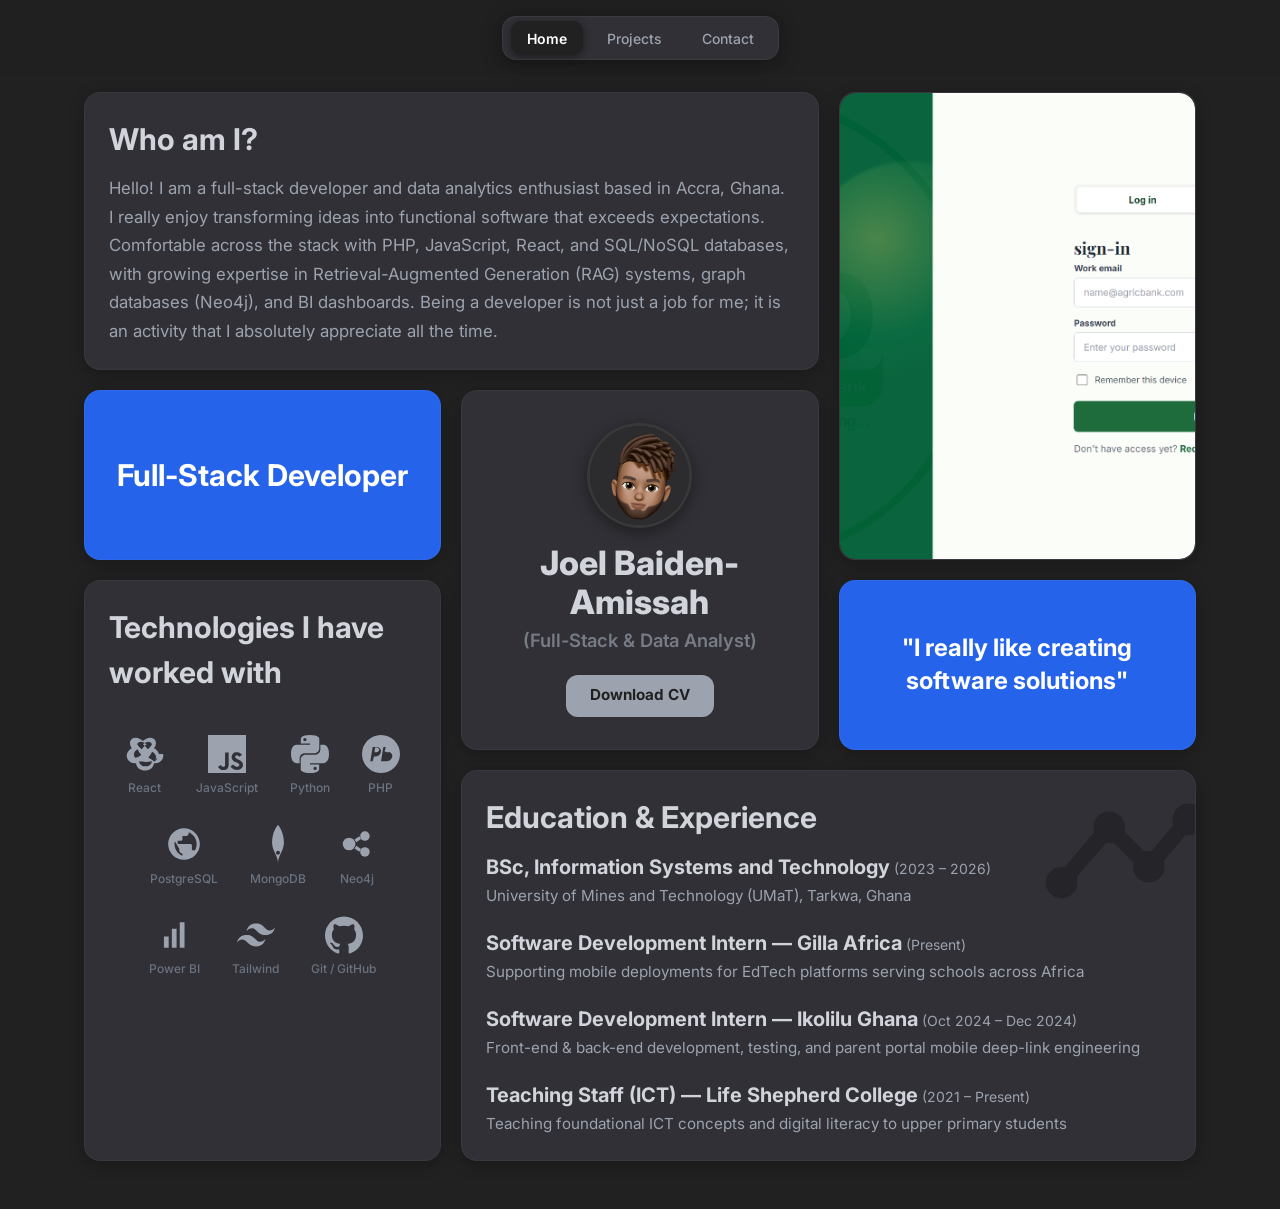
<file: index.html>
<!DOCTYPE html>
<html lang="en">
<head>
  <meta charset="utf-8"/>
  <meta name="viewport" content="width=device-width, initial-scale=1"/>
  <title>Joel Baiden-Amissah | Full-Stack Web Developer & Data Analytics Enthusiast</title>
  <meta name="description" content="Joel Baiden-Amissah | Full-Stack Web Developer & Data Analytics Enthusiast in Ghana"/>
  
  <!-- Open Graph -->
  <meta property="og:type" content="website"/>
  <meta property="og:title" content="Joel Baiden-Amissah | Web Developer"/>
  <meta property="og:description" content="Joel Baiden-Amissah portfolio | Full-Stack Web Developer & Data Analytics Enthusiast in Ghana"/>
  <meta property="og:image" content="assets/images/profile.jpg"/>

  <link rel="icon" type="image/jpeg" href="assets/images/profile.jpg"/>
  <link rel="stylesheet" href="assets/css/ajdv.css"/>
</head>
<body>

  <!-- Floating Centered Navigation Header (Exact ajdv.vercel.app design) -->
  <nav class="aj-nav-wrapper">
    <header class="aj-nav-header">
      <ul class="aj-nav-list">
        <li class="aj-nav-item active">
          <a href="#home" data-view="homeView">Home</a>
        </li>
        <li class="aj-nav-item">
          <a href="#projects" data-view="projectsView">Projects</a>
        </li>
        <li class="aj-nav-item">
          <a href="#contact" data-view="contactView">Contact</a>
        </li>
      </ul>
    </header>
  </nav>

  <main class="aj-main-container">

    <!-- ======================================================================
         VIEW 1: HOME BENTO GRID (Exact ajdv.vercel.app layout & cards)
         ====================================================================== -->
    <section id="homeView" class="aj-view-section">
      <div class="aj-bento-grid">

        <!-- Card 1: Who Am I? (Row 1, Cols 1-2) -->
        <div class="aj-card card-who-am-i">
          <h2 class="aj-title-lg">Who am I?</h2>
          <p class="aj-desc-text">
            Hello! I am a full-stack developer and data analytics enthusiast based in Accra, Ghana. I really enjoy transforming ideas into functional software that exceeds expectations. Comfortable across the stack with PHP, JavaScript, React, and SQL/NoSQL databases, with growing expertise in Retrieval-Augmented Generation (RAG) systems, graph databases (Neo4j), and BI dashboards. Being a developer is not just a job for me; it is an activity that I absolutely appreciate all the time.
          </p>
        </div>

        <!-- Card 2: Vertical Image Card (Rows 1-2, Col 3) -->
        <div class="aj-card card-vertical-image">
          <img src="assets/images/adb_rag.png" alt="ADB RAG Architecture &amp; Portal" loading="eager"/>
        </div>

        <!-- Card 3: Profession Card (Row 2, Col 1, Blue Accent Card) -->
        <div class="aj-card aj-card-blue card-profession">
          <h2 class="aj-blue-title">Full-Stack Developer</h2>
        </div>

        <!-- Card 4: Avatar / Profile Card (Rows 2-3, Col 2) -->
        <div class="aj-card card-profile">
          <div class="aj-avatar-wrap">
            <img src="assets/images/profile.jpg" alt="Joel Baiden-Amissah"/>
          </div>
          <h1 class="aj-profile-name">Joel Baiden-Amissah</h1>
          <h2 class="aj-profile-subtitle">(Full-Stack &amp; Data Analyst)</h2>
          <a href="mailto:baidenamissahjoel@gmail.com" class="aj-btn-cv">Download CV</a>
        </div>

        <!-- Card 5: Quote Card (Row 3, Col 3, Blue Accent Card) -->
        <div class="aj-card aj-card-blue card-quote">
          <div class="aj-blue-quote">"I really like creating software solutions"</div>
        </div>

        <!-- Card 6: Technologies I have worked with (Rows 3-4, Col 1) -->
        <div class="aj-card card-technologies">
          <h2 class="aj-title-lg">Technologies I have worked with</h2>
          <div class="tech-icons-wrap">
            
            <!-- React -->
            <div class="tech-icon-item" title="React">
              <svg viewBox="0 0 24 24"><path d="M12 9.4a2.6 2.6 0 1 0 0 5.2 2.6 2.6 0 0 0 0-5.2zm8.8 2.6c-.4-1.6-1.5-2.8-3.1-3.6 1-1.3 1.4-2.8 1.1-4.2-.4-1.6-1.8-2.5-3.6-2.5-1.5 0-3.1.8-4.5 2.1-1.4-1.3-3-2.1-4.5-2.1-1.8 0-3.2.9-3.6 2.5-.3 1.4.1 2.9 1.1 4.2-1.6.8-2.7 2-3.1 3.6-.4 1.6 0 3.2 1.3 4.4 1.2 1.1 2.8 1.6 4.4 1.4.2 1.6 1.1 3 2.5 3.8 1 .6 2.1.8 3.2.8s2.2-.3 3.2-.8c1.4-.8 2.3-2.2 2.5-3.8 1.6.2 3.2-.3 4.4-1.4 1.3-1.2 1.7-2.8 1.3-4.4zm-6.1 7.2c-.7.4-1.5.6-2.4.6s-1.7-.2-2.4-.6c-.9-.6-1.5-1.5-1.7-2.6 1.4.3 2.9.4 4.1.4s2.7-.1 4.1-.4c-.2 1.1-.8 2-1.7 2.6zm-8.8-4.8c-.9-.8-1.1-1.9-.8-2.9.3-1.1 1.1-1.9 2.2-2.5.6 1.2 1.4 2.5 2.4 3.7-1.4.9-2.7 1.7-3.8 1.7zm1.1-8.5c.3-1.1 1.2-1.7 2.4-1.7 1.1 0 2.4.6 3.6 1.7-1.1.9-2.2 1.9-3.1 3.1-1.2-.9-2.1-1.9-2.6-2.8l-.3-.3zm7-1.7c1.2 0 2.1.6 2.4 1.7-.5 1-1.4 2-2.6 3.1-.9-1.2-2-2.2-3.1-3.1 1.2-1.1 2.5-1.7 3.3-1.7zm5.9 10.2c-.3 1-1.1 1.8-2 2.4-1.1-.9-2.4-1.8-3.8-2.6 1-1.2 1.8-2.4 2.4-3.7 1.2.6 2 1.4 2.3 2.5.4 1 .2 2.1-.7 2.9l1.8 1.5-1.8-1.5z"/></svg>
              <span class="tech-icon-label">React</span>
            </div>

            <!-- JavaScript -->
            <div class="tech-icon-item" title="JavaScript">
              <svg viewBox="0 0 24 24"><path d="M0 0h24v24H0V0zm22.034 18.276c-.175-1.095-.888-2.015-3.003-2.873-.736-.345-1.554-.585-1.797-1.14-.091-.33-.105-.51-.046-.705.15-.646.915-.84 1.515-.66.39.12.75.42.976.9 1.034-.676 1.034-.676 1.755-1.125-.27-.42-.404-.601-.586-.78-.63-.705-1.469-1.065-2.834-1.034l-.705.089c-.676.165-1.32.525-1.71 1.005-1.14 1.291-.811 3.541.569 4.471 1.365 1.02 3.361 1.244 3.616 2.205.24 1.17-.87 1.545-1.966 1.41-.811-.18-1.26-.586-1.755-1.336l-1.83 1.051c.21.48.45.689.81 1.109 1.74 1.756 6.09 1.666 6.871-1.004.029-.09.24-.705.074-1.65l.046.067zm-8.983-7.245h-2.248c0 1.938-.009 3.864-.009 5.805 0 1.232.063 2.363-.138 2.711-.33.689-1.18.601-1.566.48-.396-.196-.597-.466-.83-.855-.063-.105-.11-.196-.127-.196l-1.825 1.125c.305.63.75 1.172 1.324 1.517.855.51 2.004.675 3.207.405.783-.226 1.458-.691 1.811-1.411.51-.93.402-2.07.397-3.346.012-2.054 0-4.109 0-6.179l.004-.056z"/></svg>
              <span class="tech-icon-label">JavaScript</span>
            </div>

            <!-- Python -->
            <div class="tech-icon-item" title="Python">
              <svg viewBox="0 0 24 24"><path d="M11.914 0C5.82 0 6.2 2.656 6.2 2.656l.008 2.75h5.814v.827H3.924S0 5.77 0 11.914c0 6.14 3.42 5.922 3.42 5.922h2.04v-2.868s-.11-3.42 3.366-3.42h5.782s3.24.053 3.24-3.148V2.656S18.332 0 11.914 0zm-3.13 1.848a1.05 1.05 0 1 1 0 2.1 1.05 1.05 0 0 1 0-2.1zm3.302 22.152c6.094 0 5.714-2.656 5.714-2.656l-.008-2.75H11.98v-.827h8.098s3.924.463 3.924-5.68c0-6.14-3.42-5.922-3.42-5.922h-2.04v2.868s.11 3.42-3.366 3.42H9.39s-3.24-.053-3.24 3.148v5.736S5.668 24 12.086 24zm3.13-1.848a1.05 1.05 0 1 1 0-2.1 1.05 1.05 0 0 1 0 2.1z"/></svg>
              <span class="tech-icon-label">Python</span>
            </div>

            <!-- PHP -->
            <div class="tech-icon-item" title="PHP">
              <svg viewBox="0 0 24 24"><path d="M12 0C5.373 0 0 5.373 0 12s5.373 12 12 12 12-5.373 12-12S18.627 0 12 0zm-5.25 16.5H5.25l1.5-9h2.25c1.875 0 3 1.125 3 2.625 0 1.875-1.5 3.375-3.375 3.375H7.5l-.75 3zm6.75 0h-1.5l1.5-9h1.5l-.75 3h1.875c1.875 0 3 1.125 3 2.625 0 1.875-1.5 3.375-3.375 3.375H13.5zm-5.625-5.625h1.125c1.125 0 1.875-.75 1.875-1.5s-.75-1.5-1.875-1.5H8.25l-.375 3zm7.5 0h1.125c1.125 0 1.875-.75 1.875-1.5s-.75-1.5-1.875-1.5H15.75l-.375 3z"/></svg>
              <span class="tech-icon-label">PHP</span>
            </div>

            <!-- PostgreSQL -->
            <div class="tech-icon-item" title="PostgreSQL">
              <svg viewBox="0 0 24 24"><path d="M12 2C6.48 2 2 6.48 2 12s4.48 10 10 10 10-4.48 10-10S17.52 2 12 2zm1 17.93c-3.95-.49-7-3.85-7-7.93 0-.62.08-1.21.21-1.79L9 15v1c0 1.1.9 2 2 2v1.93zm6.9-2.54c-.26-.81-1-1.39-1.9-1.39h-1v-3c0-.55-.45-1-1-1H8v-2h2c.55 0 1-.45 1-1V7h2c1.1 0 2-.9 2-2v-.41c2.93 1.19 5 4.06 5 7.41 0 2.08-.8 3.97-2.1 5.4z"/></svg>
              <span class="tech-icon-label">PostgreSQL</span>
            </div>

            <!-- MongoDB -->
            <div class="tech-icon-item" title="MongoDB">
              <svg viewBox="0 0 24 24"><path d="M12 0s-3.75 3.75-3.75 11.25c0 4.97 3.75 8.25 3.75 12.75 0-4.5 3.75-7.78 3.75-12.75C15.75 3.75 12 0 12 0zm0 18.75c-.69 0-1.25-.56-1.25-1.25s.56-1.25 1.25-1.25 1.25.56 1.25 1.25-.56 1.25-1.25 1.25z"/></svg>
              <span class="tech-icon-label">MongoDB</span>
            </div>

            <!-- Neo4j Graph DB -->
            <div class="tech-icon-item" title="Neo4j Graph Database">
              <svg viewBox="0 0 24 24"><circle cx="7" cy="12" r="4"/><circle cx="17" cy="7" r="3"/><circle cx="17" cy="17" r="3"/><line x1="11" y1="10" x2="14" y2="8" stroke="#9ca3af" stroke-width="2"/><line x1="11" y1="14" x2="14" y2="16" stroke="#9ca3af" stroke-width="2"/></svg>
              <span class="tech-icon-label">Neo4j</span>
            </div>

            <!-- Power BI -->
            <div class="tech-icon-item" title="Power BI">
              <svg viewBox="0 0 24 24"><path d="M18 20V4h-3v16h3zm-5 0V8h-3v12h3zm-5 0v-7H5v7h3z"/></svg>
              <span class="tech-icon-label">Power BI</span>
            </div>

            <!-- Tailwind CSS -->
            <div class="tech-icon-item" title="Tailwind CSS">
              <svg viewBox="0 0 24 24"><path d="M12.001 4.8c-3.2 0-5.2 1.6-6 4.8 1.2-1.6 2.6-2.2 4.2-1.8.913.228 1.565.89 2.288 1.624C13.666 10.618 15.027 12 18.001 12c3.2 0 5.2-1.6 6-4.8-1.2 1.6-2.6 2.2-4.2 1.8-.913-.228-1.565-.89-2.288-1.624C16.337 6.182 14.976 4.8 12.001 4.8zm-6 7.2c-3.2 0-5.2 1.6-6 4.8 1.2-1.6 2.6-2.2 4.2-1.8.913.228 1.565.89 2.288 1.624 1.177 1.194 2.538 2.576 5.512 2.576 3.2 0 5.2-1.6 6-4.8-1.2 1.6-2.6 2.2-4.2 1.8-.913-.228-1.565-.89-2.288-1.624C10.337 13.382 8.976 12 6.001 12z"/></svg>
              <span class="tech-icon-label">Tailwind</span>
            </div>

            <!-- Git / GitHub -->
            <div class="tech-icon-item" title="Git &amp; GitHub">
              <svg viewBox="0 0 24 24"><path d="M12 .297c-6.63 0-12 5.373-12 12 0 5.303 3.438 9.8 8.205 11.385.6.113.82-.258.82-.577 0-.285-.01-1.04-.015-2.04-3.338.724-4.042-1.61-4.042-1.61C4.422 18.07 3.633 17.7 3.633 17.7c-1.087-.744.084-.729.084-.729 1.205.084 1.838 1.236 1.838 1.236 1.07 1.835 2.809 1.305 3.495.998.108-.776.417-1.305.76-1.605-2.665-.3-5.466-1.332-5.466-5.93 0-1.31.465-2.38 1.235-3.22-.135-.303-.54-1.523.105-3.176 0 0 1.005-.322 3.3 1.23.96-.267 1.98-.399 3-.405 1.02.006 2.04.138 3 .405 2.28-1.552 3.285-1.23 3.285-1.23.645 1.653.24 2.873.12 3.176.765.84 1.23 1.91 1.23 3.22 0 4.61-2.805 5.625-5.475 5.92.42.36.81 1.096.81 2.22 0 1.606-.015 2.896-.015 3.286 0 .315.21.69.825.57C20.565 22.092 24 17.592 24 12.297c0-6.627-5.373-12-12-12"/></svg>
              <span class="tech-icon-label">Git / GitHub</span>
            </div>

          </div>
        </div>

        <!-- Card 7: Education & Experience (Row 4, Cols 2-3, Exact ajdv.vercel.app timeline style) -->
        <div class="aj-card card-education">
          <!-- Background SVG timeline decoration from ajdv -->
          <svg class="timeline-bg-icon" viewBox="0 0 24 24">
            <path d="M4 16l6 -7l5 5l5 -6"></path>
            <circle cx="15" cy="14" r="1"></circle>
            <circle cx="10" cy="9" r="1"></circle>
            <circle cx="4" cy="16" r="1"></circle>
            <circle cx="20" cy="8" r="1"></circle>
          </svg>

          <div class="education-timeline-wrapper">
            <h2 class="aj-title-lg">Education &amp; Experience</h2>
            <div class="edu-timeline-list">
              
              <div>
                <h3 class="edu-item-title">BSc, Information Systems and Technology</h3>
                <span class="edu-item-period"> (2023 – 2026)</span>
                <p class="edu-item-desc">University of Mines and Technology (UMaT), Tarkwa, Ghana</p>
              </div>

              <div>
                <h3 class="edu-item-title">Software Development Intern — Gilla Africa</h3>
                <span class="edu-item-period"> (Present)</span>
                <p class="edu-item-desc">Supporting mobile deployments for EdTech platforms serving schools across Africa</p>
              </div>

              <div>
                <h3 class="edu-item-title">Software Development Intern — Ikolilu Ghana</h3>
                <span class="edu-item-period"> (Oct 2024 – Dec 2024)</span>
                <p class="edu-item-desc">Front-end &amp; back-end development, testing, and parent portal mobile deep-link engineering</p>
              </div>

              <div>
                <h3 class="edu-item-title">Teaching Staff (ICT) — Life Shepherd College</h3>
                <span class="edu-item-period"> (2021 – Present)</span>
                <p class="edu-item-desc">Teaching foundational ICT concepts and digital literacy to upper primary students</p>
              </div>

            </div>
          </div>
        </div>

      </div>
    </section>

    <!-- ======================================================================
         VIEW 2: PROJECTS (Exact layout of ajdv.vercel.app/projects)
         ====================================================================== -->
    <section id="projectsView" class="aj-view-section" style="display: none;">
      <div class="aj-projects-section">

        <!-- Project 1: ADB RAG System -->
        <div class="aj-project-row">
          <!-- Left: Preview Image -->
          <div class="project-preview-card">
            <img src="assets/images/adb_rag.png" alt="ADB RAG System"/>
          </div>

          <!-- Top Right: Details Card -->
          <div class="project-desc-card">
            <div>
              <div class="project-header-title">
                <span class="project-icon-box">
                  <svg width="22" height="22" viewBox="0 0 24 24" fill="none" stroke="currentColor" stroke-width="2"><ellipse cx="12" cy="5" rx="9" ry="3"></ellipse><path d="M21 12c0 1.66-4 3-9 3s-9-1.34-9-3"></path><path d="M3 5v14c0 1.66 4 3 9 3s9-1.34 9-3V5"></path></svg>
                </span>
                ADB RAG System
              </div>
              <p class="aj-desc-text" style="margin-top: 0.75rem;">
                Internal Retrieval-Augmented Generation portal built for Agricultural Development Bank. Combines a graph database (Neo4j) and a relational database (PostgreSQL) to power intelligent, context-aware information retrieval with a React front end.
              </p>
            </div>
            <div class="project-pill-list">
              <span class="project-tech-pill">React</span>
              <span class="project-tech-pill">Neo4j</span>
              <span class="project-tech-pill">PostgreSQL</span>
              <span class="project-tech-pill">RAG</span>
              <span class="project-tech-pill">Python</span>
              <span class="project-tech-pill">TailwindCSS</span>
            </div>
          </div>

          <!-- Bottom Right Left: Live Link Card -->
          <a href="https://adb-docu-mind.vercel.app" target="_blank" rel="noopener noreferrer" class="project-action-card project-link-card" title="Live Preview">
            <svg viewBox="0 0 24 24" fill="none" stroke="currentColor" stroke-width="2" stroke-linecap="round" stroke-linejoin="round"><path d="M9 15l6 -6"></path><path d="M11 6l.463 -.536a5 5 0 0 1 7.071 7.072l-.534 .464"></path><path d="M13 18l-.397 .534a5.068 5.068 0 0 1 -7.127 0a4.972 4.972 0 0 1 0 -7.071l.524 -.463"></path></svg>
          </a>

          <!-- Bottom Right Right: GitHub Card -->
          <a href="https://github.com/darnjoel" target="_blank" rel="noopener noreferrer" class="project-action-card project-github-card" title="View Source Repository">
            <svg viewBox="0 0 24 24" fill="#ffffff"><path d="M12 .297c-6.63 0-12 5.373-12 12 0 5.303 3.438 9.8 8.205 11.385.6.113.82-.258.82-.577 0-.285-.01-1.04-.015-2.04-3.338.724-4.042-1.61-4.042-1.61C4.422 18.07 3.633 17.7 3.633 17.7c-1.087-.744.084-.729.084-.729 1.205.084 1.838 1.236 1.838 1.236 1.07 1.835 2.809 1.305 3.495.998.108-.776.417-1.305.76-1.605-2.665-.3-5.466-1.332-5.466-5.93 0-1.31.465-2.38 1.235-3.22-.135-.303-.54-1.523.105-3.176 0 0 1.005-.322 3.3 1.23.96-.267 1.98-.399 3-.405 1.02.006 2.04.138 3 .405 2.28-1.552 3.285-1.23 3.285-1.23.645 1.653.24 2.873.12 3.176.765.84 1.23 1.91 1.23 3.22 0 4.61-2.805 5.625-5.475 5.92.42.36.81 1.096.81 2.22 0 1.606-.015 2.896-.015 3.286 0 .315.21.69.825.57C20.565 22.092 24 17.592 24 12.297c0-6.627-5.373-12-12-12"></path></svg>
          </a>
        </div>

        <!-- Project 2: Motion Clothing -->
        <div class="aj-project-row">
          <!-- Left: Preview Image -->
          <div class="project-preview-card">
            <img src="assets/images/visatrack.jpg" alt="Motion Clothing Storefront"/>
          </div>

          <!-- Top Right: Details Card -->
          <div class="project-desc-card">
            <div>
              <div class="project-header-title">
                <span class="project-icon-box">
                  <svg width="22" height="22" viewBox="0 0 24 24" fill="none" stroke="currentColor" stroke-width="2"><path d="M6 2L3 6v14a2 2 0 0 0 2 2h14a2 2 0 0 0 2-2V6l-3-4z"></path><line x1="3" y1="6" x2="21" y2="6"></line><path d="M16 10a4 4 0 0 1-8 0"></path></svg>
                </span>
                Motion Clothing
              </div>
              <p class="aj-desc-text" style="margin-top: 0.75rem;">
                Custom e-commerce storefront for a clothing brand, with interactive product browsing, shopping cart, checkout flow, and administrative inventory management.
              </p>
            </div>
            <div class="project-pill-list">
              <span class="project-tech-pill">HTML5</span>
              <span class="project-tech-pill">CSS3</span>
              <span class="project-tech-pill">JavaScript</span>
              <span class="project-tech-pill">Netlify</span>
              <span class="project-tech-pill">E-Commerce</span>
            </div>
          </div>

          <!-- Bottom Right Left: Live Link Card -->
          <a href="https://motion-clothes.netlify.app" target="_blank" rel="noopener noreferrer" class="project-action-card project-link-card" title="Live Preview">
            <svg viewBox="0 0 24 24" fill="none" stroke="currentColor" stroke-width="2" stroke-linecap="round" stroke-linejoin="round"><path d="M9 15l6 -6"></path><path d="M11 6l.463 -.536a5 5 0 0 1 7.071 7.072l-.534 .464"></path><path d="M13 18l-.397 .534a5.068 5.068 0 0 1 -7.127 0a4.972 4.972 0 0 1 0 -7.071l.524 -.463"></path></svg>
          </a>

          <!-- Bottom Right Right: GitHub Card -->
          <a href="https://github.com/darnjoel" target="_blank" rel="noopener noreferrer" class="project-action-card project-github-card" title="View Source Repository">
            <svg viewBox="0 0 24 24" fill="#ffffff"><path d="M12 .297c-6.63 0-12 5.373-12 12 0 5.303 3.438 9.8 8.205 11.385.6.113.82-.258.82-.577 0-.285-.01-1.04-.015-2.04-3.338.724-4.042-1.61-4.042-1.61C4.422 18.07 3.633 17.7 3.633 17.7c-1.087-.744.084-.729.084-.729 1.205.084 1.838 1.236 1.838 1.236 1.07 1.835 2.809 1.305 3.495.998.108-.776.417-1.305.76-1.605-2.665-.3-5.466-1.332-5.466-5.93 0-1.31.465-2.38 1.235-3.22-.135-.303-.54-1.523.105-3.176 0 0 1.005-.322 3.3 1.23.96-.267 1.98-.399 3-.405 1.02.006 2.04.138 3 .405 2.28-1.552 3.285-1.23 3.285-1.23.645 1.653.24 2.873.12 3.176.765.84 1.23 1.91 1.23 3.22 0 4.61-2.805 5.625-5.475 5.92.42.36.81 1.096.81 2.22 0 1.606-.015 2.896-.015 3.286 0 .315.21.69.825.57C20.565 22.092 24 17.592 24 12.297c0-6.627-5.373-12-12-12"></path></svg>
          </a>
        </div>

        <!-- Project 3: Gilla Africa -->
        <div class="aj-project-row">
          <!-- Left: Preview Image -->
          <div class="project-preview-card">
            <img src="assets/images/edumanage.jpg" alt="Gilla Africa Official Website"/>
          </div>

          <!-- Top Right: Details Card -->
          <div class="project-desc-card">
            <div>
              <div class="project-header-title">
                <span class="project-icon-box">
                  <svg width="22" height="22" viewBox="0 0 24 24" fill="none" stroke="currentColor" stroke-width="2"><path d="M22 10v6M2 10l10-5 10 5-10 5z"></path><path d="M6 12v5c3 3 9 3 12 0v-5"></path></svg>
                </span>
                Gilla Africa
              </div>
              <p class="aj-desc-text" style="margin-top: 0.75rem;">
                Official website for the EdTech company building digital learning and school-management solutions across Africa, supporting mobile deployments and organizational initiatives.
              </p>
            </div>
            <div class="project-pill-list">
              <span class="project-tech-pill">Web Dev</span>
              <span class="project-tech-pill">EdTech</span>
              <span class="project-tech-pill">Mobile Deployment</span>
              <span class="project-tech-pill">TailwindCSS</span>
            </div>
          </div>

          <!-- Bottom Right Left: Live Link Card -->
          <a href="https://gilla-africa.com" target="_blank" rel="noopener noreferrer" class="project-action-card project-link-card" title="Live Preview">
            <svg viewBox="0 0 24 24" fill="none" stroke="currentColor" stroke-width="2" stroke-linecap="round" stroke-linejoin="round"><path d="M9 15l6 -6"></path><path d="M11 6l.463 -.536a5 5 0 0 1 7.071 7.072l-.534 .464"></path><path d="M13 18l-.397 .534a5.068 5.068 0 0 1 -7.127 0a4.972 4.972 0 0 1 0 -7.071l.524 -.463"></path></svg>
          </a>

          <!-- Bottom Right Right: GitHub Card -->
          <a href="https://github.com/darnjoel" target="_blank" rel="noopener noreferrer" class="project-action-card project-github-card" title="View Source Repository">
            <svg viewBox="0 0 24 24" fill="#ffffff"><path d="M12 .297c-6.63 0-12 5.373-12 12 0 5.303 3.438 9.8 8.205 11.385.6.113.82-.258.82-.577 0-.285-.01-1.04-.015-2.04-3.338.724-4.042-1.61-4.042-1.61C4.422 18.07 3.633 17.7 3.633 17.7c-1.087-.744.084-.729.084-.729 1.205.084 1.838 1.236 1.838 1.236 1.07 1.835 2.809 1.305 3.495.998.108-.776.417-1.305.76-1.605-2.665-.3-5.466-1.332-5.466-5.93 0-1.31.465-2.38 1.235-3.22-.135-.303-.54-1.523.105-3.176 0 0 1.005-.322 3.3 1.23.96-.267 1.98-.399 3-.405 1.02.006 2.04.138 3 .405 2.28-1.552 3.285-1.23 3.285-1.23.645 1.653.24 2.873.12 3.176.765.84 1.23 1.91 1.23 3.22 0 4.61-2.805 5.625-5.475 5.92.42.36.81 1.096.81 2.22 0 1.606-.015 2.896-.015 3.286 0 .315.21.69.825.57C20.565 22.092 24 17.592 24 12.297c0-6.627-5.373-12-12-12"></path></svg>
          </a>
        </div>

        <!-- Project 4: Ordering Management System -->
        <div class="aj-project-row">
          <!-- Left: Preview Image -->
          <div class="project-preview-card">
            <img src="assets/images/facepassx.jpg" alt="Ordering Management System"/>
          </div>

          <!-- Top Right: Details Card -->
          <div class="project-desc-card">
            <div>
              <div class="project-header-title">
                <span class="project-icon-box">
                  <svg width="22" height="22" viewBox="0 0 24 24" fill="none" stroke="currentColor" stroke-width="2"><path d="M14 2H6a2 2 0 0 0-2 2v16a2 2 0 0 0 2 2h12a2 2 0 0 0 2-2V8z"></path><polyline points="14 2 14 8 20 8"></polyline><line x1="16" y1="13" x2="8" y2="13"></line><line x1="16" y1="17" x2="8" y2="17"></line></svg>
                </span>
                Ordering Management System
              </div>
              <p class="aj-desc-text" style="margin-top: 0.75rem;">
                Developed a full CRUD ordering management system to streamline corporate workflows, order tracking, and content management across MySQL and MongoDB backends.
              </p>
            </div>
            <div class="project-pill-list">
              <span class="project-tech-pill">PHP</span>
              <span class="project-tech-pill">MySQL</span>
              <span class="project-tech-pill">MongoDB</span>
              <span class="project-tech-pill">HTML/CSS</span>
              <span class="project-tech-pill">Postman</span>
            </div>
          </div>

          <!-- Bottom Right Left: GitHub Card (Full Width) -->
          <a href="https://github.com/darnjoel" target="_blank" rel="noopener noreferrer" class="project-action-card project-link-card" style="grid-column: 3 / 5;" title="View Source Repository">
            <div style="display: flex; align-items: center; gap: 0.6rem; color: #fff; font-weight: 600;">
              <svg viewBox="0 0 24 24" fill="#ffffff" width="28" height="28"><path d="M12 .297c-6.63 0-12 5.373-12 12 0 5.303 3.438 9.8 8.205 11.385.6.113.82-.258.82-.577 0-.285-.01-1.04-.015-2.04-3.338.724-4.042-1.61-4.042-1.61C4.422 18.07 3.633 17.7 3.633 17.7c-1.087-.744.084-.729.084-.729 1.205.084 1.838 1.236 1.838 1.236 1.07 1.835 2.809 1.305 3.495.998.108-.776.417-1.305.76-1.605-2.665-.3-5.466-1.332-5.466-5.93 0-1.31.465-2.38 1.235-3.22-.135-.303-.54-1.523.105-3.176 0 0 1.005-.322 3.3 1.23.96-.267 1.98-.399 3-.405 1.02.006 2.04.138 3 .405 2.28-1.552 3.285-1.23 3.285-1.23.645 1.653.24 2.873.12 3.176.765.84 1.23 1.91 1.23 3.22 0 4.61-2.805 5.625-5.475 5.92.42.36.81 1.096.81 2.22 0 1.606-.015 2.896-.015 3.286 0 .315.21.69.825.57C20.565 22.092 24 17.592 24 12.297c0-6.627-5.373-12-12-12"></path></svg>
              <span>Explore GitHub Repository</span>
            </div>
          </a>
        </div>

      </div>
    </section>

    <!-- ======================================================================
         VIEW 3: CONTACT (Exact layout of ajdv.vercel.app/contact)
         ====================================================================== -->
    <section id="contactView" class="aj-view-section" style="display: none;">
      <div class="aj-contact-grid">

        <!-- Card 1: Email Card -->
        <a href="mailto:baidenamissahjoel@gmail.com" class="contact-action-btn-card" title="Send Email">
          <div class="contact-action-inner">
            <svg width="32" height="32" viewBox="0 0 24 24" fill="#ffffff"><path d="M22 7.535v9.465a3 3 0 0 1 -2.824 2.995l-.176 .005h-14a3 3 0 0 1 -2.995 -2.824l-.005 -.176v-9.465l9.445 6.297l.116 .066a1 1 0 0 0 .878 0l.116 -.066l9.445 -6.297z"></path><path d="M19 4c1.08 0 2.027 .57 2.555 1.427l-9.555 6.37l-9.555 -6.37a2.999 2.999 0 0 1 2.354 -1.42l.201 -.007h14z"></path></svg>
            <span style="font-size: 0.95rem; word-break: break-all;">baidenamissahjoel@gmail.com</span>
          </div>
        </a>

        <!-- Card 2: Phone Card -->
        <a href="tel:+233202033492" class="contact-action-btn-card" title="Call Phone">
          <div class="contact-action-inner">
            <svg width="28" height="28" viewBox="0 0 24 24" fill="none" stroke="#ffffff" stroke-width="2" stroke-linecap="round" stroke-linejoin="round"><path d="M22 16.92v3a2 2 0 0 1-2.18 2 19.79 19.79 0 0 1-8.63-3.07 19.5 19.5 0 0 1-6-6 19.79 19.79 0 0 1-3.07-8.67A2 2 0 0 1 4.11 2h3a2 2 0 0 1 2 1.72 12.84 12.84 0 0 0 .7 2.81 2 2 0 0 1-.45 2.11L8.09 9.91a16 16 0 0 0 6 6l1.27-1.27a2 2 0 0 1 2.11-.45 12.84 12.84 0 0 0 2.81.7A2 2 0 0 1 22 16.92z"></path></svg>
            <span>+233 20 203 3492</span>
          </div>
        </a>

        <!-- Card 3: GitHub Profile Card (Exact ajdv.vercel.app Github Profile card) -->
        <a href="https://github.com/darnjoel" target="_blank" rel="noopener noreferrer" class="contact-action-btn-card contact-github-card">
          <svg role="img" viewBox="0 0 24 24" width="50" height="50" fill="#ffffff"><title>GitHub</title><path d="M12 .297c-6.63 0-12 5.373-12 12 0 5.303 3.438 9.8 8.205 11.385.6.113.82-.258.82-.577 0-.285-.01-1.04-.015-2.04-3.338.724-4.042-1.61-4.042-1.61C4.422 18.07 3.633 17.7 3.633 17.7c-1.087-.744.084-.729.084-.729 1.205.084 1.838 1.236 1.838 1.236 1.07 1.835 2.809 1.305 3.495.998.108-.776.417-1.305.76-1.605-2.665-.3-5.466-1.332-5.466-5.93 0-1.31.465-2.38 1.235-3.22-.135-.303-.54-1.523.105-3.176 0 0 1.005-.322 3.3 1.23.96-.267 1.98-.399 3-.405 1.02.006 2.04.138 3 .405 2.28-1.552 3.285-1.23 3.285-1.23.645 1.653.24 2.873.12 3.176.765.84 1.23 1.91 1.23 3.22 0 4.61-2.805 5.625-5.475 5.92.42.36.81 1.096.81 2.22 0 1.606-.015 2.896-.015 3.286 0 .315.21.69.825.57C20.565 22.092 24 17.592 24 12.297c0-6.627-5.373-12-12-12"></path></svg>
          <h2 class="aj-title-lg" style="margin-bottom: 0.25rem;">Github Profile</h2>
          <p class="aj-desc-text">Find more of my repositories &amp; open source projects</p>
        </a>

        <!-- Card 4: Contact Form (Exact ajdv.vercel.app form) -->
        <div class="aj-form-container">
          <form id="ajContactForm" class="flex flex-col gap-4">
            <h2 class="aj-title-lg">Contact me</h2>
            <p class="aj-desc-text" style="margin-bottom: 1.5rem;">You can also get in touch with me through the form below.</p>
            
            <div class="aj-form-group">
              <label for="ajName" class="aj-form-label">Name</label>
              <input type="text" id="ajName" class="aj-form-input" placeholder="e.g. John Doe" required/>
            </div>

            <div class="aj-form-group">
              <label for="ajEmail" class="aj-form-label">Email</label>
              <input type="email" id="ajEmail" class="aj-form-input" placeholder="john.doe@example.com" required/>
            </div>

            <div class="aj-form-group">
              <label for="ajMessage" class="aj-form-label">Message</label>
              <textarea id="ajMessage" class="aj-form-textarea" placeholder="Enter your message here" required></textarea>
            </div>

            <button type="submit" class="aj-btn-submit">Send Message</button>
          </form>
        </div>

      </div>
    </section>

  </main>

  <script src="assets/js/ajdv.js"></script>
</body>
</html>
</file>
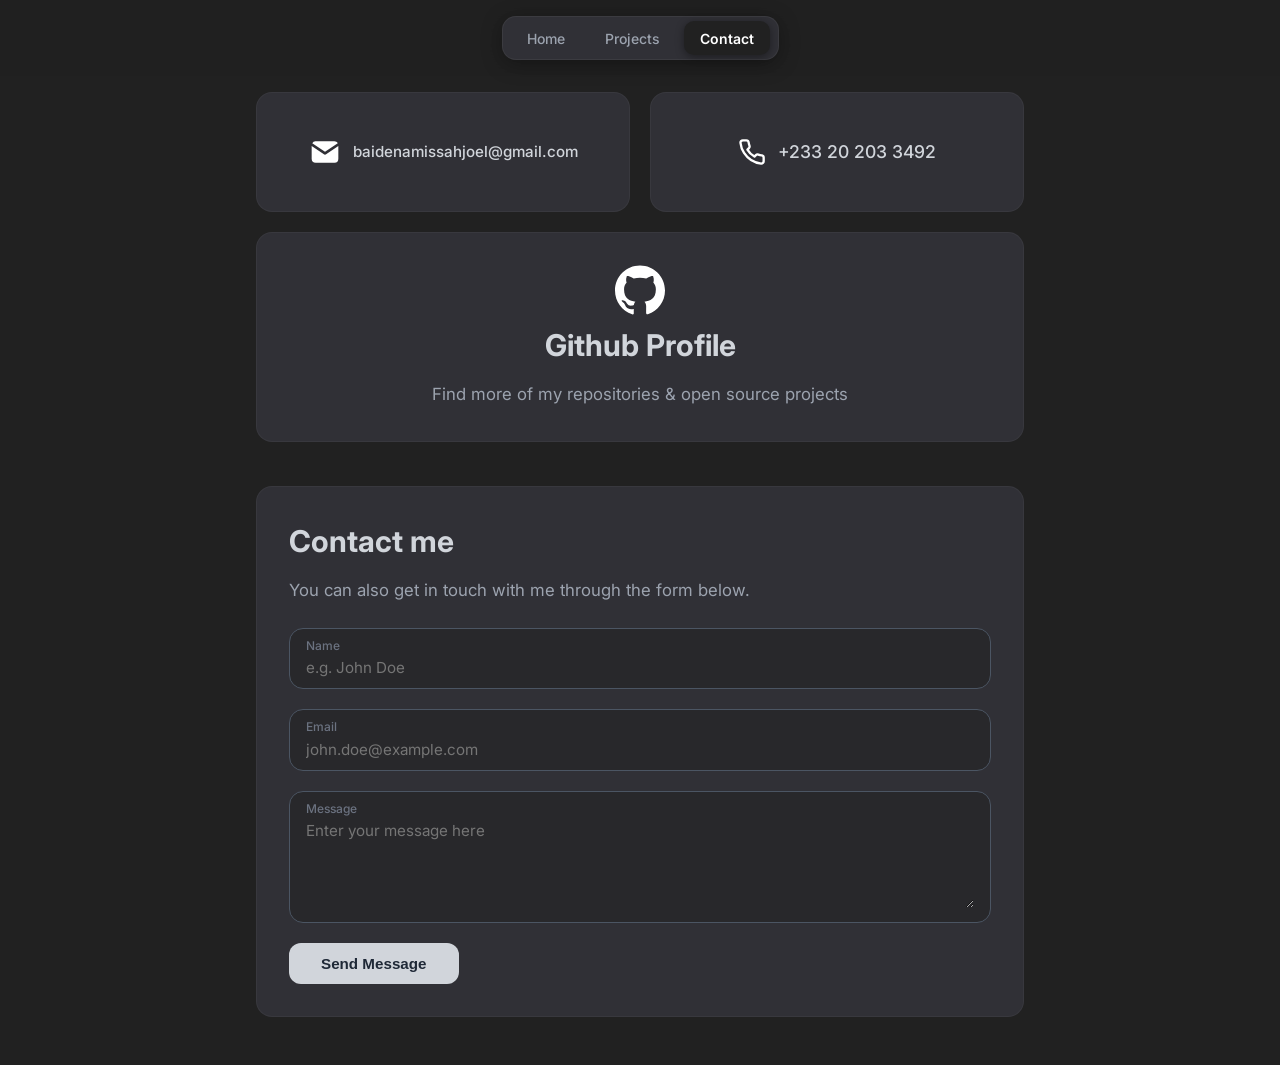
<file: contact.html>
<!DOCTYPE html>
<html lang="en">
<head>
  <meta charset="utf-8"/>
  <meta name="viewport" content="width=device-width, initial-scale=1"/>
  <title>Contact | Joel Baiden-Amissah</title>
  <meta name="description" content="Contact Joel Baiden-Amissah | Full-Stack Web Developer & Data Analytics Enthusiast in Ghana"/>
  <link rel="icon" type="image/jpeg" href="assets/images/profile.jpg"/>
  <link rel="stylesheet" href="assets/css/ajdv.css"/>
</head>
<body>

  <!-- Floating Centered Navigation Header -->
  <nav class="aj-nav-wrapper">
    <header class="aj-nav-header">
      <ul class="aj-nav-list">
        <li class="aj-nav-item">
          <a href="index.html#home">Home</a>
        </li>
        <li class="aj-nav-item">
          <a href="projects.html">Projects</a>
        </li>
        <li class="aj-nav-item active">
          <a href="contact.html">Contact</a>
        </li>
      </ul>
    </header>
  </nav>

  <main class="aj-main-container">
    <div class="aj-contact-grid">

      <!-- Card 1: Email Card -->
      <a href="mailto:baidenamissahjoel@gmail.com" class="contact-action-btn-card" title="Send Email">
        <div class="contact-action-inner">
          <svg width="32" height="32" viewBox="0 0 24 24" fill="#ffffff"><path d="M22 7.535v9.465a3 3 0 0 1 -2.824 2.995l-.176 .005h-14a3 3 0 0 1 -2.995 -2.824l-.005 -.176v-9.465l9.445 6.297l.116 .066a1 1 0 0 0 .878 0l.116 -.066l9.445 -6.297z"></path><path d="M19 4c1.08 0 2.027 .57 2.555 1.427l-9.555 6.37l-9.555 -6.37a2.999 2.999 0 0 1 2.354 -1.42l.201 -.007h14z"></path></svg>
          <span style="font-size: 0.95rem; word-break: break-all;">baidenamissahjoel@gmail.com</span>
        </div>
      </a>

      <!-- Card 2: Phone Card -->
      <a href="tel:+233202033492" class="contact-action-btn-card" title="Call Phone">
        <div class="contact-action-inner">
          <svg width="28" height="28" viewBox="0 0 24 24" fill="none" stroke="#ffffff" stroke-width="2" stroke-linecap="round" stroke-linejoin="round"><path d="M22 16.92v3a2 2 0 0 1-2.18 2 19.79 19.79 0 0 1-8.63-3.07 19.5 19.5 0 0 1-6-6 19.79 19.79 0 0 1-3.07-8.67A2 2 0 0 1 4.11 2h3a2 2 0 0 1 2 1.72 12.84 12.84 0 0 0 .7 2.81 2 2 0 0 1-.45 2.11L8.09 9.91a16 16 0 0 0 6 6l1.27-1.27a2 2 0 0 1 2.11-.45 12.84 12.84 0 0 0 2.81.7A2 2 0 0 1 22 16.92z"></path></svg>
          <span>+233 20 203 3492</span>
        </div>
      </a>

      <!-- Card 3: GitHub Profile Card -->
      <a href="https://github.com/darnjoel" target="_blank" rel="noopener noreferrer" class="contact-action-btn-card contact-github-card">
        <svg role="img" viewBox="0 0 24 24" width="50" height="50" fill="#ffffff"><title>GitHub</title><path d="M12 .297c-6.63 0-12 5.373-12 12 0 5.303 3.438 9.8 8.205 11.385.6.113.82-.258.82-.577 0-.285-.01-1.04-.015-2.04-3.338.724-4.042-1.61-4.042-1.61C4.422 18.07 3.633 17.7 3.633 17.7c-1.087-.744.084-.729.084-.729 1.205.084 1.838 1.236 1.838 1.236 1.07 1.835 2.809 1.305 3.495.998.108-.776.417-1.305.76-1.605-2.665-.3-5.466-1.332-5.466-5.93 0-1.31.465-2.38 1.235-3.22-.135-.303-.54-1.523.105-3.176 0 0 1.005-.322 3.3 1.23.96-.267 1.98-.399 3-.405 1.02.006 2.04.138 3 .405 2.28-1.552 3.285-1.23 3.285-1.23.645 1.653.24 2.873.12 3.176.765.84 1.23 1.91 1.23 3.22 0 4.61-2.805 5.625-5.475 5.92.42.36.81 1.096.81 2.22 0 1.606-.015 2.896-.015 3.286 0 .315.21.69.825.57C20.565 22.092 24 17.592 24 12.297c0-6.627-5.373-12-12-12"></path></svg>
        <h2 class="aj-title-lg" style="margin-bottom: 0.25rem;">Github Profile</h2>
        <p class="aj-desc-text">Find more of my repositories &amp; open source projects</p>
      </a>

      <!-- Card 4: Contact Form -->
      <div class="aj-form-container">
        <form id="ajContactForm" class="flex flex-col gap-4">
          <h2 class="aj-title-lg">Contact me</h2>
          <p class="aj-desc-text" style="margin-bottom: 1.5rem;">You can also get in touch with me through the form below.</p>
          
          <div class="aj-form-group">
            <label for="ajName" class="aj-form-label">Name</label>
            <input type="text" id="ajName" class="aj-form-input" placeholder="e.g. John Doe" required/>
          </div>

          <div class="aj-form-group">
            <label for="ajEmail" class="aj-form-label">Email</label>
            <input type="email" id="ajEmail" class="aj-form-input" placeholder="john.doe@example.com" required/>
          </div>

          <div class="aj-form-group">
            <label for="ajMessage" class="aj-form-label">Message</label>
            <textarea id="ajMessage" class="aj-form-textarea" placeholder="Enter your message here" required></textarea>
          </div>

          <button type="submit" class="aj-btn-submit">Send Message</button>
        </form>
      </div>

    </div>
  </main>

  <script src="assets/js/ajdv.js"></script>
</body>
</html>
</file>
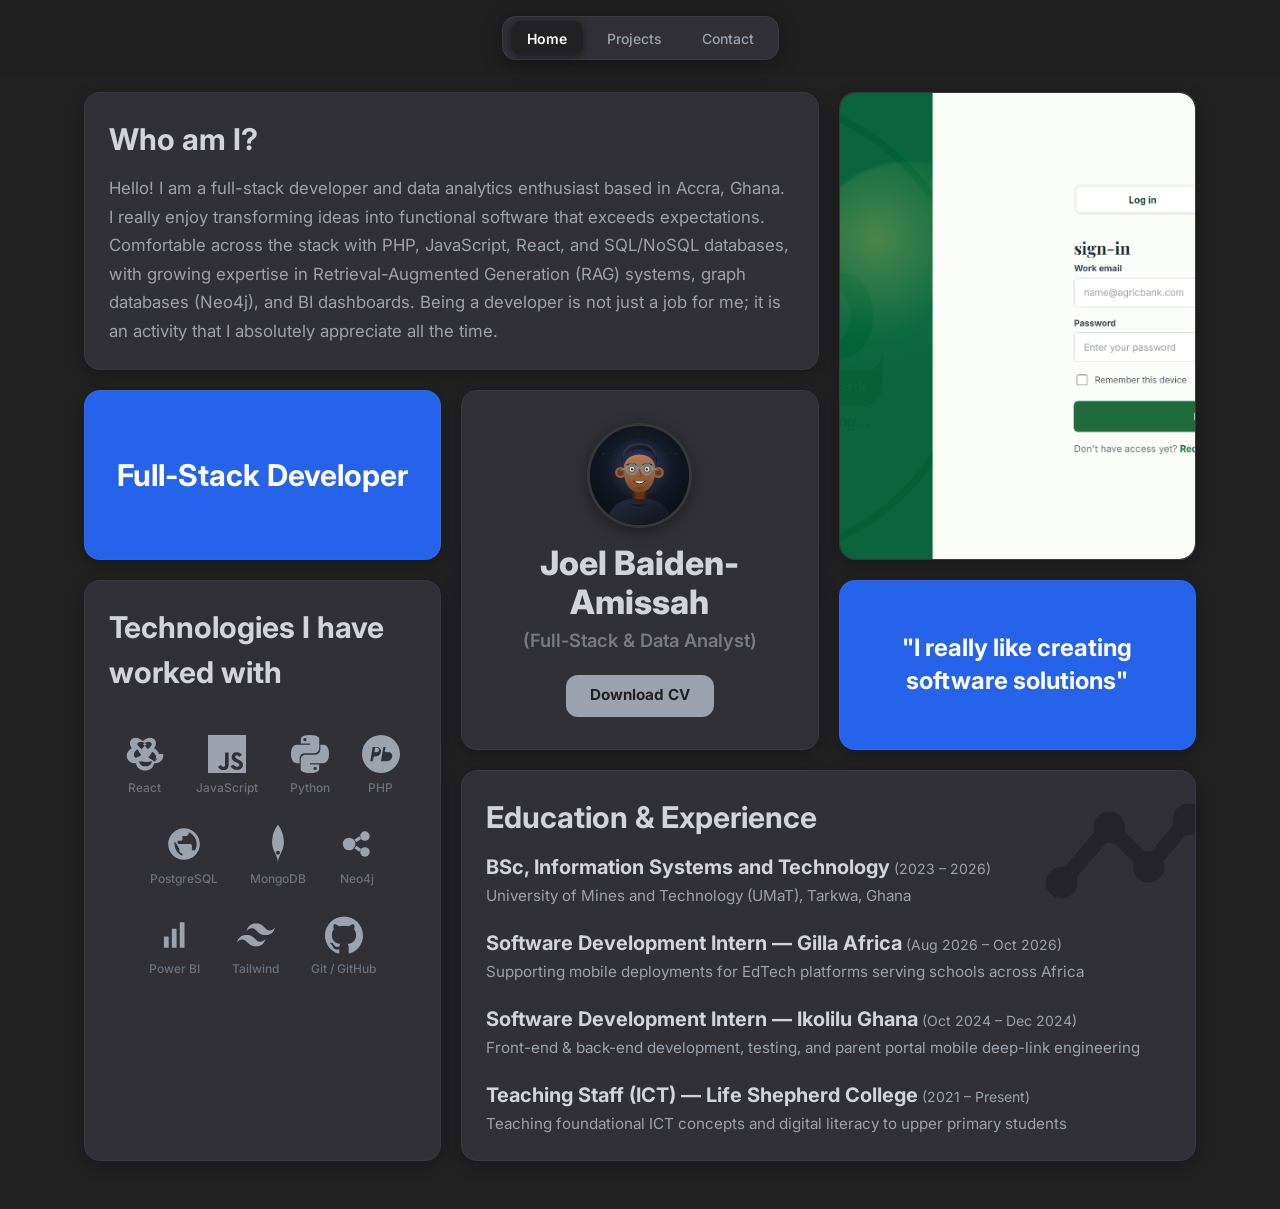
<file: home.html>
<!DOCTYPE html>
<html lang="en">

<head>
    <meta charset="utf-8" />
    <meta name="viewport" content="width=device-width, initial-scale=1" />
    <title>Joel Baiden-Amissah | Full-Stack Web Developer & Data Analytics Enthusiast</title>
    <meta name="description"
        content="Joel Baiden-Amissah | Full-Stack Web Developer & Data Analytics Enthusiast in Ghana" />

    <!-- Open Graph -->
    <meta property="og:type" content="website" />
    <meta property="og:title" content="Joel Baiden-Amissah | Web Developer" />
    <meta property="og:description"
        content="Joel Baiden-Amissah portfolio | Full-Stack Web Developer & Data Analytics Enthusiast in Ghana" />
    <meta property="og:image" content="assets/images/avatar.svg" />

    <link rel="icon" type="image/svg+xml" href="assets/images/avatar.svg" />
    <link rel="stylesheet" href="assets/css/ajdv.css" />
</head>

<body>

    <!-- Floating Centered Navigation Header (Exact ajdv.vercel.app design) -->
    <nav class="aj-nav-wrapper">
        <header class="aj-nav-header">
            <ul class="aj-nav-list">
                <li class="aj-nav-item active">
                    <a href="#home" data-view="homeView">Home</a>
                </li>
                <li class="aj-nav-item">
                    <a href="#projects" data-view="projectsView">Projects</a>
                </li>
                <li class="aj-nav-item">
                    <a href="#contact" data-view="contactView">Contact</a>
                </li>
            </ul>
        </header>
    </nav>

    <main class="aj-main-container">

        <!-- ======================================================================
         VIEW 1: HOME BENTO GRID (Exact ajdv.vercel.app layout & cards)
         ====================================================================== -->
        <section id="homeView" class="aj-view-section">
            <div class="aj-bento-grid">

                <!-- Card 1: Who Am I? (Row 1, Cols 1-2) -->
                <div class="aj-card card-who-am-i">
                    <h2 class="aj-title-lg">Who am I?</h2>
                    <p class="aj-desc-text">
                        Hello! I am a full-stack developer and data analytics enthusiast based in Accra, Ghana. I really
                        enjoy transforming ideas into functional software that exceeds expectations. Comfortable across
                        the stack with PHP, JavaScript, React, and SQL/NoSQL databases, with growing expertise in
                        Retrieval-Augmented Generation (RAG) systems, graph databases (Neo4j), and BI dashboards. Being
                        a developer is not just a job for me; it is an activity that I absolutely appreciate all the
                        time.
                    </p>
                </div>

                <!-- Card 2: Vertical Image Card (Rows 1-2, Col 3) -->
                <div class="aj-card card-vertical-image">
                    <img src="assets/images/adb_rag.png" alt="ADB RAG Architecture &amp; Portal" loading="eager" />
                </div>

                <!-- Card 3: Profession Card (Row 2, Col 1, Blue Accent Card) -->
                <div class="aj-card aj-card-blue card-profession">
                    <h2 class="aj-blue-title">Full-Stack Developer</h2>
                </div>

                <!-- Card 4: Avatar / Profile Card (Rows 2-3, Col 2) -->
                <div class="aj-card card-profile">
                    <div class="aj-avatar-wrap">
                        <img src="assets/images/avatar.svg" alt="Joel Baiden-Amissah" />
                    </div>
                    <h1 class="aj-profile-name">Joel Baiden-Amissah</h1>
                    <h2 class="aj-profile-subtitle">(Full-Stack &amp; Data Analyst)</h2>
                    <a href="mailto:baidenamissahjoel@gmail.com" class="aj-btn-cv">Download CV</a>
                </div>

                <!-- Card 5: Quote Card (Row 3, Col 3, Blue Accent Card) -->
                <div class="aj-card aj-card-blue card-quote">
                    <div class="aj-blue-quote">"I really like creating software solutions"</div>
                </div>

                <!-- Card 6: Technologies I have worked with (Rows 3-4, Col 1) -->
                <div class="aj-card card-technologies">
                    <h2 class="aj-title-lg">Technologies I have worked with</h2>
                    <div class="tech-icons-wrap">

                        <!-- React -->
                        <div class="tech-icon-item" title="React">
                            <svg viewBox="0 0 24 24">
                                <path
                                    d="M12 9.4a2.6 2.6 0 1 0 0 5.2 2.6 2.6 0 0 0 0-5.2zm8.8 2.6c-.4-1.6-1.5-2.8-3.1-3.6 1-1.3 1.4-2.8 1.1-4.2-.4-1.6-1.8-2.5-3.6-2.5-1.5 0-3.1.8-4.5 2.1-1.4-1.3-3-2.1-4.5-2.1-1.8 0-3.2.9-3.6 2.5-.3 1.4.1 2.9 1.1 4.2-1.6.8-2.7 2-3.1 3.6-.4 1.6 0 3.2 1.3 4.4 1.2 1.1 2.8 1.6 4.4 1.4.2 1.6 1.1 3 2.5 3.8 1 .6 2.1.8 3.2.8s2.2-.3 3.2-.8c1.4-.8 2.3-2.2 2.5-3.8 1.6.2 3.2-.3 4.4-1.4 1.3-1.2 1.7-2.8 1.3-4.4zm-6.1 7.2c-.7.4-1.5.6-2.4.6s-1.7-.2-2.4-.6c-.9-.6-1.5-1.5-1.7-2.6 1.4.3 2.9.4 4.1.4s2.7-.1 4.1-.4c-.2 1.1-.8 2-1.7 2.6zm-8.8-4.8c-.9-.8-1.1-1.9-.8-2.9.3-1.1 1.1-1.9 2.2-2.5.6 1.2 1.4 2.5 2.4 3.7-1.4.9-2.7 1.7-3.8 1.7zm1.1-8.5c.3-1.1 1.2-1.7 2.4-1.7 1.1 0 2.4.6 3.6 1.7-1.1.9-2.2 1.9-3.1 3.1-1.2-.9-2.1-1.9-2.6-2.8l-.3-.3zm7-1.7c1.2 0 2.1.6 2.4 1.7-.5 1-1.4 2-2.6 3.1-.9-1.2-2-2.2-3.1-3.1 1.2-1.1 2.5-1.7 3.3-1.7zm5.9 10.2c-.3 1-1.1 1.8-2 2.4-1.1-.9-2.4-1.8-3.8-2.6 1-1.2 1.8-2.4 2.4-3.7 1.2.6 2 1.4 2.3 2.5.4 1 .2 2.1-.7 2.9l1.8 1.5-1.8-1.5z" />
                            </svg>
                            <span class="tech-icon-label">React</span>
                        </div>

                        <!-- JavaScript -->
                        <div class="tech-icon-item" title="JavaScript">
                            <svg viewBox="0 0 24 24">
                                <path
                                    d="M0 0h24v24H0V0zm22.034 18.276c-.175-1.095-.888-2.015-3.003-2.873-.736-.345-1.554-.585-1.797-1.14-.091-.33-.105-.51-.046-.705.15-.646.915-.84 1.515-.66.39.12.75.42.976.9 1.034-.676 1.034-.676 1.755-1.125-.27-.42-.404-.601-.586-.78-.63-.705-1.469-1.065-2.834-1.034l-.705.089c-.676.165-1.32.525-1.71 1.005-1.14 1.291-.811 3.541.569 4.471 1.365 1.02 3.361 1.244 3.616 2.205.24 1.17-.87 1.545-1.966 1.41-.811-.18-1.26-.586-1.755-1.336l-1.83 1.051c.21.48.45.689.81 1.109 1.74 1.756 6.09 1.666 6.871-1.004.029-.09.24-.705.074-1.65l.046.067zm-8.983-7.245h-2.248c0 1.938-.009 3.864-.009 5.805 0 1.232.063 2.363-.138 2.711-.33.689-1.18.601-1.566.48-.396-.196-.597-.466-.83-.855-.063-.105-.11-.196-.127-.196l-1.825 1.125c.305.63.75 1.172 1.324 1.517.855.51 2.004.675 3.207.405.783-.226 1.458-.691 1.811-1.411.51-.93.402-2.07.397-3.346.012-2.054 0-4.109 0-6.179l.004-.056z" />
                            </svg>
                            <span class="tech-icon-label">JavaScript</span>
                        </div>

                        <!-- Python -->
                        <div class="tech-icon-item" title="Python">
                            <svg viewBox="0 0 24 24">
                                <path
                                    d="M11.914 0C5.82 0 6.2 2.656 6.2 2.656l.008 2.75h5.814v.827H3.924S0 5.77 0 11.914c0 6.14 3.42 5.922 3.42 5.922h2.04v-2.868s-.11-3.42 3.366-3.42h5.782s3.24.053 3.24-3.148V2.656S18.332 0 11.914 0zm-3.13 1.848a1.05 1.05 0 1 1 0 2.1 1.05 1.05 0 0 1 0-2.1zm3.302 22.152c6.094 0 5.714-2.656 5.714-2.656l-.008-2.75H11.98v-.827h8.098s3.924.463 3.924-5.68c0-6.14-3.42-5.922-3.42-5.922h-2.04v2.868s.11 3.42-3.366 3.42H9.39s-3.24-.053-3.24 3.148v5.736S5.668 24 12.086 24zm3.13-1.848a1.05 1.05 0 1 1 0-2.1 1.05 1.05 0 0 1 0 2.1z" />
                            </svg>
                            <span class="tech-icon-label">Python</span>
                        </div>

                        <!-- PHP -->
                        <div class="tech-icon-item" title="PHP">
                            <svg viewBox="0 0 24 24">
                                <path
                                    d="M12 0C5.373 0 0 5.373 0 12s5.373 12 12 12 12-5.373 12-12S18.627 0 12 0zm-5.25 16.5H5.25l1.5-9h2.25c1.875 0 3 1.125 3 2.625 0 1.875-1.5 3.375-3.375 3.375H7.5l-.75 3zm6.75 0h-1.5l1.5-9h1.5l-.75 3h1.875c1.875 0 3 1.125 3 2.625 0 1.875-1.5 3.375-3.375 3.375H13.5zm-5.625-5.625h1.125c1.125 0 1.875-.75 1.875-1.5s-.75-1.5-1.875-1.5H8.25l-.375 3zm7.5 0h1.125c1.125 0 1.875-.75 1.875-1.5s-.75-1.5-1.875-1.5H15.75l-.375 3z" />
                            </svg>
                            <span class="tech-icon-label">PHP</span>
                        </div>

                        <!-- PostgreSQL -->
                        <div class="tech-icon-item" title="PostgreSQL">
                            <svg viewBox="0 0 24 24">
                                <path
                                    d="M12 2C6.48 2 2 6.48 2 12s4.48 10 10 10 10-4.48 10-10S17.52 2 12 2zm1 17.93c-3.95-.49-7-3.85-7-7.93 0-.62.08-1.21.21-1.79L9 15v1c0 1.1.9 2 2 2v1.93zm6.9-2.54c-.26-.81-1-1.39-1.9-1.39h-1v-3c0-.55-.45-1-1-1H8v-2h2c.55 0 1-.45 1-1V7h2c1.1 0 2-.9 2-2v-.41c2.93 1.19 5 4.06 5 7.41 0 2.08-.8 3.97-2.1 5.4z" />
                            </svg>
                            <span class="tech-icon-label">PostgreSQL</span>
                        </div>

                        <!-- MongoDB -->
                        <div class="tech-icon-item" title="MongoDB">
                            <svg viewBox="0 0 24 24">
                                <path
                                    d="M12 0s-3.75 3.75-3.75 11.25c0 4.97 3.75 8.25 3.75 12.75 0-4.5 3.75-7.78 3.75-12.75C15.75 3.75 12 0 12 0zm0 18.75c-.69 0-1.25-.56-1.25-1.25s.56-1.25 1.25-1.25 1.25.56 1.25 1.25-.56 1.25-1.25 1.25z" />
                            </svg>
                            <span class="tech-icon-label">MongoDB</span>
                        </div>

                        <!-- Neo4j Graph DB -->
                        <div class="tech-icon-item" title="Neo4j Graph Database">
                            <svg viewBox="0 0 24 24">
                                <circle cx="7" cy="12" r="4" />
                                <circle cx="17" cy="7" r="3" />
                                <circle cx="17" cy="17" r="3" />
                                <line x1="11" y1="10" x2="14" y2="8" stroke="#9ca3af" stroke-width="2" />
                                <line x1="11" y1="14" x2="14" y2="16" stroke="#9ca3af" stroke-width="2" />
                            </svg>
                            <span class="tech-icon-label">Neo4j</span>
                        </div>

                        <!-- Power BI -->
                        <div class="tech-icon-item" title="Power BI">
                            <svg viewBox="0 0 24 24">
                                <path d="M18 20V4h-3v16h3zm-5 0V8h-3v12h3zm-5 0v-7H5v7h3z" />
                            </svg>
                            <span class="tech-icon-label">Power BI</span>
                        </div>

                        <!-- Tailwind CSS -->
                        <div class="tech-icon-item" title="Tailwind CSS">
                            <svg viewBox="0 0 24 24">
                                <path
                                    d="M12.001 4.8c-3.2 0-5.2 1.6-6 4.8 1.2-1.6 2.6-2.2 4.2-1.8.913.228 1.565.89 2.288 1.624C13.666 10.618 15.027 12 18.001 12c3.2 0 5.2-1.6 6-4.8-1.2 1.6-2.6 2.2-4.2 1.8-.913-.228-1.565-.89-2.288-1.624C16.337 6.182 14.976 4.8 12.001 4.8zm-6 7.2c-3.2 0-5.2 1.6-6 4.8 1.2-1.6 2.6-2.2 4.2-1.8.913.228 1.565.89 2.288 1.624 1.177 1.194 2.538 2.576 5.512 2.576 3.2 0 5.2-1.6 6-4.8-1.2 1.6-2.6 2.2-4.2 1.8-.913-.228-1.565-.89-2.288-1.624C10.337 13.382 8.976 12 6.001 12z" />
                            </svg>
                            <span class="tech-icon-label">Tailwind</span>
                        </div>

                        <!-- Git / GitHub -->
                        <div class="tech-icon-item" title="Git &amp; GitHub">
                            <svg viewBox="0 0 24 24">
                                <path
                                    d="M12 .297c-6.63 0-12 5.373-12 12 0 5.303 3.438 9.8 8.205 11.385.6.113.82-.258.82-.577 0-.285-.01-1.04-.015-2.04-3.338.724-4.042-1.61-4.042-1.61C4.422 18.07 3.633 17.7 3.633 17.7c-1.087-.744.084-.729.084-.729 1.205.084 1.838 1.236 1.838 1.236 1.07 1.835 2.809 1.305 3.495.998.108-.776.417-1.305.76-1.605-2.665-.3-5.466-1.332-5.466-5.93 0-1.31.465-2.38 1.235-3.22-.135-.303-.54-1.523.105-3.176 0 0 1.005-.322 3.3 1.23.96-.267 1.98-.399 3-.405 1.02.006 2.04.138 3 .405 2.28-1.552 3.285-1.23 3.285-1.23.645 1.653.24 2.873.12 3.176.765.84 1.23 1.91 1.23 3.22 0 4.61-2.805 5.625-5.475 5.92.42.36.81 1.096.81 2.22 0 1.606-.015 2.896-.015 3.286 0 .315.21.69.825.57C20.565 22.092 24 17.592 24 12.297c0-6.627-5.373-12-12-12" />
                            </svg>
                            <span class="tech-icon-label">Git / GitHub</span>
                        </div>

                    </div>
                </div>

                <!-- Card 7: Education & Experience (Row 4, Cols 2-3, Exact ajdv.vercel.app timeline style) -->
                <div class="aj-card card-education">
                    <!-- Background SVG timeline decoration from ajdv -->
                    <svg class="timeline-bg-icon" viewBox="0 0 24 24">
                        <path d="M4 16l6 -7l5 5l5 -6"></path>
                        <circle cx="15" cy="14" r="1"></circle>
                        <circle cx="10" cy="9" r="1"></circle>
                        <circle cx="4" cy="16" r="1"></circle>
                        <circle cx="20" cy="8" r="1"></circle>
                    </svg>

                    <div class="education-timeline-wrapper">
                        <h2 class="aj-title-lg">Education &amp; Experience</h2>
                        <div class="edu-timeline-list">

                            <div>
                                <h3 class="edu-item-title">BSc, Information Systems and Technology</h3>
                                <span class="edu-item-period"> (2023 – 2026)</span>
                                <p class="edu-item-desc">University of Mines and Technology (UMaT), Tarkwa, Ghana</p>
                            </div>

                            <div>
                                <h3 class="edu-item-title">Software Development Intern — Gilla Africa</h3>
                                <span class="edu-item-period"> (Aug 2026 – Oct 2026)</span>
                                <p class="edu-item-desc">Supporting mobile deployments for EdTech platforms serving
                                    schools across Africa</p>
                            </div>

                            <div>
                                <h3 class="edu-item-title">Software Development Intern — Ikolilu Ghana</h3>
                                <span class="edu-item-period"> (Oct 2024 – Dec 2024)</span>
                                <p class="edu-item-desc">Front-end &amp; back-end development, testing, and parent
                                    portal mobile deep-link engineering</p>
                            </div>

                            <div>
                                <h3 class="edu-item-title">Teaching Staff (ICT) — Life Shepherd College</h3>
                                <span class="edu-item-period"> (2021 – Present)</span>
                                <p class="edu-item-desc">Teaching foundational ICT concepts and digital literacy to
                                    upper primary students</p>
                            </div>

                        </div>
                    </div>
                </div>

            </div>
        </section>

        <!-- ======================================================================
         VIEW 2: PROJECTS (Exact layout of ajdv.vercel.app/projects)
         ====================================================================== -->
        <section id="projectsView" class="aj-view-section" style="display: none;">
            <div class="aj-projects-section">

                <!-- Project 1: ADB RAG System -->
                <div class="aj-project-row">
                    <!-- Left: Preview Image -->
                    <div class="project-preview-card">
                        <img src="assets/images/adb_rag.png" alt="ADB RAG System" />
                    </div>

                    <!-- Top Right: Details Card -->
                    <div class="project-desc-card">
                        <div>
                            <div class="project-header-title">
                                <span class="project-icon-box">
                                    <svg width="22" height="22" viewBox="0 0 24 24" fill="none" stroke="currentColor"
                                        stroke-width="2">
                                        <ellipse cx="12" cy="5" rx="9" ry="3"></ellipse>
                                        <path d="M21 12c0 1.66-4 3-9 3s-9-1.34-9-3"></path>
                                        <path d="M3 5v14c0 1.66 4 3 9 3s9-1.34 9-3V5"></path>
                                    </svg>
                                </span>
                                ADB RAG System
                            </div>
                            <p class="aj-desc-text" style="margin-top: 0.75rem;">
                                Internal Retrieval-Augmented Generation portal built for Agricultural Development Bank.
                                Combines a graph database (Neo4j) and a relational database (PostgreSQL) to power
                                intelligent, context-aware information retrieval with a React front end.
                            </p>
                        </div>
                        <div class="project-pill-list">
                            <span class="project-tech-pill">React</span>
                            <span class="project-tech-pill">Neo4j</span>
                            <span class="project-tech-pill">PostgreSQL</span>
                            <span class="project-tech-pill">RAG</span>
                            <span class="project-tech-pill">Python</span>
                            <span class="project-tech-pill">TailwindCSS</span>
                        </div>
                    </div>

                    <!-- Bottom Right Left: Live Link Card -->
                    <a href="https://adb-docu-mind.vercel.app" target="_blank" rel="noopener noreferrer"
                        class="project-action-card project-link-card" title="Live Preview">
                        <svg viewBox="0 0 24 24" fill="none" stroke="currentColor" stroke-width="2"
                            stroke-linecap="round" stroke-linejoin="round">
                            <path d="M9 15l6 -6"></path>
                            <path d="M11 6l.463 -.536a5 5 0 0 1 7.071 7.072l-.534 .464"></path>
                            <path
                                d="M13 18l-.397 .534a5.068 5.068 0 0 1 -7.127 0a4.972 4.972 0 0 1 0 -7.071l.524 -.463">
                            </path>
                        </svg>
                    </a>

                    <!-- Bottom Right Right: GitHub Card -->
                    <a href="https://github.com/darnjoel" target="_blank" rel="noopener noreferrer"
                        class="project-action-card project-github-card" title="View Source Repository">
                        <svg viewBox="0 0 24 24" fill="#ffffff">
                            <path
                                d="M12 .297c-6.63 0-12 5.373-12 12 0 5.303 3.438 9.8 8.205 11.385.6.113.82-.258.82-.577 0-.285-.01-1.04-.015-2.04-3.338.724-4.042-1.61-4.042-1.61C4.422 18.07 3.633 17.7 3.633 17.7c-1.087-.744.084-.729.084-.729 1.205.084 1.838 1.236 1.838 1.236 1.07 1.835 2.809 1.305 3.495.998.108-.776.417-1.305.76-1.605-2.665-.3-5.466-1.332-5.466-5.93 0-1.31.465-2.38 1.235-3.22-.135-.303-.54-1.523.105-3.176 0 0 1.005-.322 3.3 1.23.96-.267 1.98-.399 3-.405 1.02.006 2.04.138 3 .405 2.28-1.552 3.285-1.23 3.285-1.23.645 1.653.24 2.873.12 3.176.765.84 1.23 1.91 1.23 3.22 0 4.61-2.805 5.625-5.475 5.92.42.36.81 1.096.81 2.22 0 1.606-.015 2.896-.015 3.286 0 .315.21.69.825.57C20.565 22.092 24 17.592 24 12.297c0-6.627-5.373-12-12-12">
                            </path>
                        </svg>
                    </a>
                </div>

                <!-- Project 2: Motion Clothing -->
                <div class="aj-project-row">
                    <!-- Left: Preview Image -->
                    <div class="project-preview-card">
                        <img src="assets/images/visatrack.jpg" alt="Motion Clothing Storefront" />
                    </div>

                    <!-- Top Right: Details Card -->
                    <div class="project-desc-card">
                        <div>
                            <div class="project-header-title">
                                <span class="project-icon-box">
                                    <svg width="22" height="22" viewBox="0 0 24 24" fill="none" stroke="currentColor"
                                        stroke-width="2">
                                        <path d="M6 2L3 6v14a2 2 0 0 0 2 2h14a2 2 0 0 0 2-2V6l-3-4z"></path>
                                        <line x1="3" y1="6" x2="21" y2="6"></line>
                                        <path d="M16 10a4 4 0 0 1-8 0"></path>
                                    </svg>
                                </span>
                                Motion Clothing
                            </div>
                            <p class="aj-desc-text" style="margin-top: 0.75rem;">
                                Custom e-commerce storefront for a clothing brand, with interactive product browsing,
                                shopping cart, checkout flow, and administrative inventory management.
                            </p>
                        </div>
                        <div class="project-pill-list">
                            <span class="project-tech-pill">HTML5</span>
                            <span class="project-tech-pill">CSS3</span>
                            <span class="project-tech-pill">JavaScript</span>
                            <span class="project-tech-pill">Netlify</span>
                            <span class="project-tech-pill">E-Commerce</span>
                        </div>
                    </div>

                    <!-- Bottom Right Left: Live Link Card -->
                    <a href="https://motion-clothes.netlify.app" target="_blank" rel="noopener noreferrer"
                        class="project-action-card project-link-card" title="Live Preview">
                        <svg viewBox="0 0 24 24" fill="none" stroke="currentColor" stroke-width="2"
                            stroke-linecap="round" stroke-linejoin="round">
                            <path d="M9 15l6 -6"></path>
                            <path d="M11 6l.463 -.536a5 5 0 0 1 7.071 7.072l-.534 .464"></path>
                            <path
                                d="M13 18l-.397 .534a5.068 5.068 0 0 1 -7.127 0a4.972 4.972 0 0 1 0 -7.071l.524 -.463">
                            </path>
                        </svg>
                    </a>

                    <!-- Bottom Right Right: GitHub Card -->
                    <a href="https://github.com/darnjoel" target="_blank" rel="noopener noreferrer"
                        class="project-action-card project-github-card" title="View Source Repository">
                        <svg viewBox="0 0 24 24" fill="#ffffff">
                            <path
                                d="M12 .297c-6.63 0-12 5.373-12 12 0 5.303 3.438 9.8 8.205 11.385.6.113.82-.258.82-.577 0-.285-.01-1.04-.015-2.04-3.338.724-4.042-1.61-4.042-1.61C4.422 18.07 3.633 17.7 3.633 17.7c-1.087-.744.084-.729.084-.729 1.205.084 1.838 1.236 1.838 1.236 1.07 1.835 2.809 1.305 3.495.998.108-.776.417-1.305.76-1.605-2.665-.3-5.466-1.332-5.466-5.93 0-1.31.465-2.38 1.235-3.22-.135-.303-.54-1.523.105-3.176 0 0 1.005-.322 3.3 1.23.96-.267 1.98-.399 3-.405 1.02.006 2.04.138 3 .405 2.28-1.552 3.285-1.23 3.285-1.23.645 1.653.24 2.873.12 3.176.765.84 1.23 1.91 1.23 3.22 0 4.61-2.805 5.625-5.475 5.92.42.36.81 1.096.81 2.22 0 1.606-.015 2.896-.015 3.286 0 .315.21.69.825.57C20.565 22.092 24 17.592 24 12.297c0-6.627-5.373-12-12-12">
                            </path>
                        </svg>
                    </a>
                </div>

                <!-- Project 3: Gilla Africa -->
                <div class="aj-project-row">
                    <!-- Left: Preview Image -->
                    <div class="project-preview-card">
                        <img src="assets/images/edumanage.jpg" alt="Gilla Africa Official Website" />
                    </div>

                    <!-- Top Right: Details Card -->
                    <div class="project-desc-card">
                        <div>
                            <div class="project-header-title">
                                <span class="project-icon-box">
                                    <svg width="22" height="22" viewBox="0 0 24 24" fill="none" stroke="currentColor"
                                        stroke-width="2">
                                        <path d="M22 10v6M2 10l10-5 10 5-10 5z"></path>
                                        <path d="M6 12v5c3 3 9 3 12 0v-5"></path>
                                    </svg>
                                </span>
                                Gilla Africa
                            </div>
                            <p class="aj-desc-text" style="margin-top: 0.75rem;">
                                Official website for the EdTech company building digital learning and school-management
                                solutions across Africa, supporting mobile deployments and organizational initiatives.
                            </p>
                        </div>
                        <div class="project-pill-list">
                            <span class="project-tech-pill">Web Dev</span>
                            <span class="project-tech-pill">EdTech</span>
                            <span class="project-tech-pill">Mobile Deployment</span>
                            <span class="project-tech-pill">TailwindCSS</span>
                        </div>
                    </div>

                    <!-- Bottom Right Left: Live Link Card -->
                    <a href="https://gilla-africa.com" target="_blank" rel="noopener noreferrer"
                        class="project-action-card project-link-card" title="Live Preview">
                        <svg viewBox="0 0 24 24" fill="none" stroke="currentColor" stroke-width="2"
                            stroke-linecap="round" stroke-linejoin="round">
                            <path d="M9 15l6 -6"></path>
                            <path d="M11 6l.463 -.536a5 5 0 0 1 7.071 7.072l-.534 .464"></path>
                            <path
                                d="M13 18l-.397 .534a5.068 5.068 0 0 1 -7.127 0a4.972 4.972 0 0 1 0 -7.071l.524 -.463">
                            </path>
                        </svg>
                    </a>

                    <!-- Bottom Right Right: GitHub Card -->
                    <a href="https://github.com/darnjoel" target="_blank" rel="noopener noreferrer"
                        class="project-action-card project-github-card" title="View Source Repository">
                        <svg viewBox="0 0 24 24" fill="#ffffff">
                            <path
                                d="M12 .297c-6.63 0-12 5.373-12 12 0 5.303 3.438 9.8 8.205 11.385.6.113.82-.258.82-.577 0-.285-.01-1.04-.015-2.04-3.338.724-4.042-1.61-4.042-1.61C4.422 18.07 3.633 17.7 3.633 17.7c-1.087-.744.084-.729.084-.729 1.205.084 1.838 1.236 1.838 1.236 1.07 1.835 2.809 1.305 3.495.998.108-.776.417-1.305.76-1.605-2.665-.3-5.466-1.332-5.466-5.93 0-1.31.465-2.38 1.235-3.22-.135-.303-.54-1.523.105-3.176 0 0 1.005-.322 3.3 1.23.96-.267 1.98-.399 3-.405 1.02.006 2.04.138 3 .405 2.28-1.552 3.285-1.23 3.285-1.23.645 1.653.24 2.873.12 3.176.765.84 1.23 1.91 1.23 3.22 0 4.61-2.805 5.625-5.475 5.92.42.36.81 1.096.81 2.22 0 1.606-.015 2.896-.015 3.286 0 .315.21.69.825.57C20.565 22.092 24 17.592 24 12.297c0-6.627-5.373-12-12-12">
                            </path>
                        </svg>
                    </a>
                </div>

                <!-- Project 4: Ordering Management System -->
                <div class="aj-project-row">
                    <!-- Left: Preview Image -->
                    <div class="project-preview-card">
                        <img src="assets/images/facepassx.jpg" alt="Ordering Management System" />
                    </div>

                    <!-- Top Right: Details Card -->
                    <div class="project-desc-card">
                        <div>
                            <div class="project-header-title">
                                <span class="project-icon-box">
                                    <svg width="22" height="22" viewBox="0 0 24 24" fill="none" stroke="currentColor"
                                        stroke-width="2">
                                        <path d="M14 2H6a2 2 0 0 0-2 2v16a2 2 0 0 0 2 2h12a2 2 0 0 0 2-2V8z"></path>
                                        <polyline points="14 2 14 8 20 8"></polyline>
                                        <line x1="16" y1="13" x2="8" y2="13"></line>
                                        <line x1="16" y1="17" x2="8" y2="17"></line>
                                    </svg>
                                </span>
                                Ordering Management System
                            </div>
                            <p class="aj-desc-text" style="margin-top: 0.75rem;">
                                Developed a full CRUD ordering management system to streamline corporate workflows,
                                order tracking, and content management across MySQL and MongoDB backends.
                            </p>
                        </div>
                        <div class="project-pill-list">
                            <span class="project-tech-pill">PHP</span>
                            <span class="project-tech-pill">MySQL</span>
                            <span class="project-tech-pill">MongoDB</span>
                            <span class="project-tech-pill">HTML/CSS</span>
                            <span class="project-tech-pill">Postman</span>
                        </div>
                    </div>

                    <!-- Bottom Right Left: GitHub Card (Full Width) -->
                    <a href="https://github.com/darnjoel" target="_blank" rel="noopener noreferrer"
                        class="project-action-card project-link-card" style="grid-column: 3 / 5;"
                        title="View Source Repository">
                        <div style="display: flex; align-items: center; gap: 0.6rem; color: #fff; font-weight: 600;">
                            <svg viewBox="0 0 24 24" fill="#ffffff" width="28" height="28">
                                <path
                                    d="M12 .297c-6.63 0-12 5.373-12 12 0 5.303 3.438 9.8 8.205 11.385.6.113.82-.258.82-.577 0-.285-.01-1.04-.015-2.04-3.338.724-4.042-1.61-4.042-1.61C4.422 18.07 3.633 17.7 3.633 17.7c-1.087-.744.084-.729.084-.729 1.205.084 1.838 1.236 1.838 1.236 1.07 1.835 2.809 1.305 3.495.998.108-.776.417-1.305.76-1.605-2.665-.3-5.466-1.332-5.466-5.93 0-1.31.465-2.38 1.235-3.22-.135-.303-.54-1.523.105-3.176 0 0 1.005-.322 3.3 1.23.96-.267 1.98-.399 3-.405 1.02.006 2.04.138 3 .405 2.28-1.552 3.285-1.23 3.285-1.23.645 1.653.24 2.873.12 3.176.765.84 1.23 1.91 1.23 3.22 0 4.61-2.805 5.625-5.475 5.92.42.36.81 1.096.81 2.22 0 1.606-.015 2.896-.015 3.286 0 .315.21.69.825.57C20.565 22.092 24 17.592 24 12.297c0-6.627-5.373-12-12-12">
                                </path>
                            </svg>
                            <span>Explore GitHub Repository</span>
                        </div>
                    </a>
                </div>

            </div>
        </section>

        <!-- ======================================================================
         VIEW 3: CONTACT (Exact layout of ajdv.vercel.app/contact)
         ====================================================================== -->
        <section id="contactView" class="aj-view-section" style="display: none;">
            <div class="aj-contact-grid">

                <!-- Card 1: Email Card -->
                <a href="mailto:baidenamissahjoel@gmail.com" class="contact-action-btn-card" title="Send Email">
                    <div class="contact-action-inner">
                        <svg width="32" height="32" viewBox="0 0 24 24" fill="#ffffff">
                            <path
                                d="M22 7.535v9.465a3 3 0 0 1 -2.824 2.995l-.176 .005h-14a3 3 0 0 1 -2.995 -2.824l-.005 -.176v-9.465l9.445 6.297l.116 .066a1 1 0 0 0 .878 0l.116 -.066l9.445 -6.297z">
                            </path>
                            <path
                                d="M19 4c1.08 0 2.027 .57 2.555 1.427l-9.555 6.37l-9.555 -6.37a2.999 2.999 0 0 1 2.354 -1.42l.201 -.007h14z">
                            </path>
                        </svg>
                        <span style="font-size: 0.95rem; word-break: break-all;">baidenamissahjoel@gmail.com</span>
                    </div>
                </a>

                <!-- Card 2: Phone Card -->
                <a href="tel:+233202033492" class="contact-action-btn-card" title="Call Phone">
                    <div class="contact-action-inner">
                        <svg width="28" height="28" viewBox="0 0 24 24" fill="none" stroke="#ffffff" stroke-width="2"
                            stroke-linecap="round" stroke-linejoin="round">
                            <path
                                d="M22 16.92v3a2 2 0 0 1-2.18 2 19.79 19.79 0 0 1-8.63-3.07 19.5 19.5 0 0 1-6-6 19.79 19.79 0 0 1-3.07-8.67A2 2 0 0 1 4.11 2h3a2 2 0 0 1 2 1.72 12.84 12.84 0 0 0 .7 2.81 2 2 0 0 1-.45 2.11L8.09 9.91a16 16 0 0 0 6 6l1.27-1.27a2 2 0 0 1 2.11-.45 12.84 12.84 0 0 0 2.81.7A2 2 0 0 1 22 16.92z">
                            </path>
                        </svg>
                        <span>+233 20 203 3492</span>
                    </div>
                </a>

                <!-- Card 3: GitHub Profile Card (Exact ajdv.vercel.app Github Profile card) -->
                <a href="https://github.com/darnjoel" target="_blank" rel="noopener noreferrer"
                    class="contact-action-btn-card contact-github-card">
                    <svg role="img" viewBox="0 0 24 24" width="50" height="50" fill="#ffffff">
                        <title>GitHub</title>
                        <path
                            d="M12 .297c-6.63 0-12 5.373-12 12 0 5.303 3.438 9.8 8.205 11.385.6.113.82-.258.82-.577 0-.285-.01-1.04-.015-2.04-3.338.724-4.042-1.61-4.042-1.61C4.422 18.07 3.633 17.7 3.633 17.7c-1.087-.744.084-.729.084-.729 1.205.084 1.838 1.236 1.838 1.236 1.07 1.835 2.809 1.305 3.495.998.108-.776.417-1.305.76-1.605-2.665-.3-5.466-1.332-5.466-5.93 0-1.31.465-2.38 1.235-3.22-.135-.303-.54-1.523.105-3.176 0 0 1.005-.322 3.3 1.23.96-.267 1.98-.399 3-.405 1.02.006 2.04.138 3 .405 2.28-1.552 3.285-1.23 3.285-1.23.645 1.653.24 2.873.12 3.176.765.84 1.23 1.91 1.23 3.22 0 4.61-2.805 5.625-5.475 5.92.42.36.81 1.096.81 2.22 0 1.606-.015 2.896-.015 3.286 0 .315.21.69.825.57C20.565 22.092 24 17.592 24 12.297c0-6.627-5.373-12-12-12">
                        </path>
                    </svg>
                    <h2 class="aj-title-lg" style="margin-bottom: 0.25rem;">Github Profile</h2>
                    <p class="aj-desc-text">Find more of my repositories &amp; open source projects</p>
                </a>

                <!-- Card 4: Contact Form (Exact ajdv.vercel.app form) -->
                <div class="aj-form-container">
                    <form id="ajContactForm" class="flex flex-col gap-4">
                        <h2 class="aj-title-lg">Contact me</h2>
                        <p class="aj-desc-text" style="margin-bottom: 1.5rem;">You can also get in touch with me through
                            the form below.</p>

                        <div class="aj-form-group">
                            <label for="ajName" class="aj-form-label">Name</label>
                            <input type="text" id="ajName" class="aj-form-input" placeholder="e.g. John Doe" required />
                        </div>

                        <div class="aj-form-group">
                            <label for="ajEmail" class="aj-form-label">Email</label>
                            <input type="email" id="ajEmail" class="aj-form-input" placeholder="john.doe@example.com"
                                required />
                        </div>

                        <div class="aj-form-group">
                            <label for="ajMessage" class="aj-form-label">Message</label>
                            <textarea id="ajMessage" class="aj-form-textarea" placeholder="Enter your message here"
                                required></textarea>
                        </div>

                        <button type="submit" class="aj-btn-submit">Send Message</button>
                    </form>
                </div>

            </div>
        </section>

    </main>

    <script src="assets/js/ajdv.js"></script>
</body>

</html>
</file>
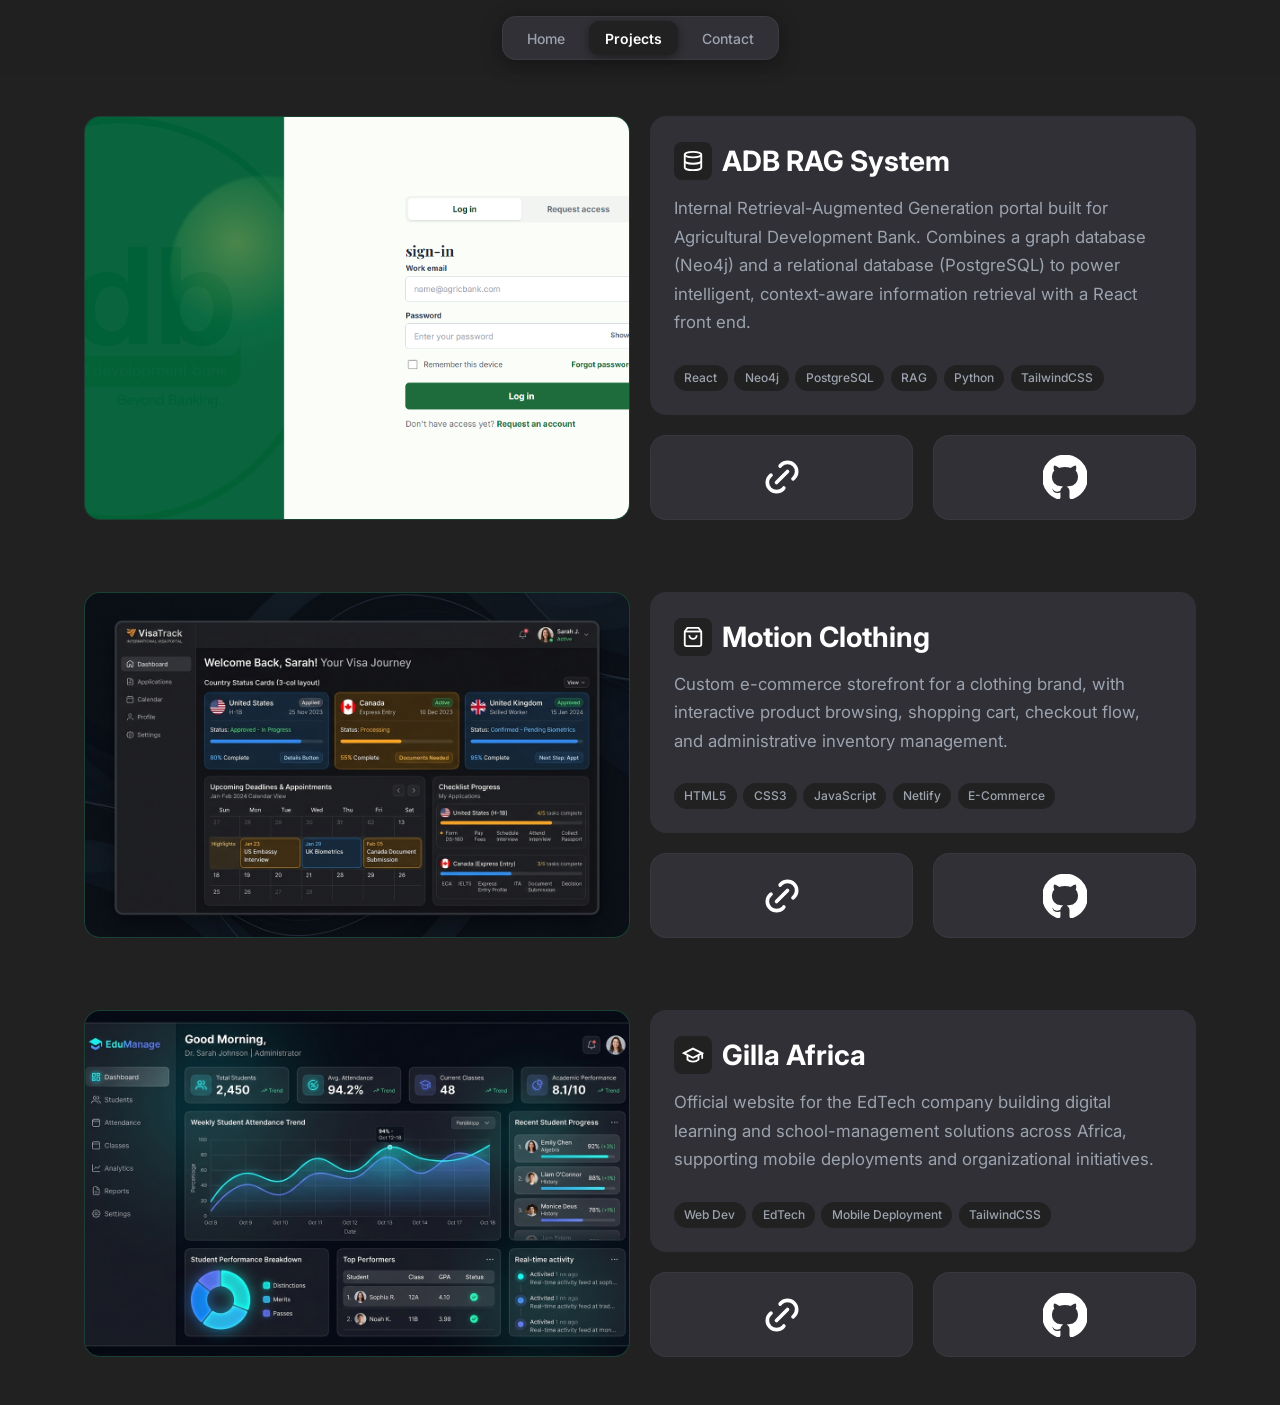
<file: projects.html>
<!DOCTYPE html>
<html lang="en">
<head>
  <meta charset="utf-8"/>
  <meta name="viewport" content="width=device-width, initial-scale=1"/>
  <title>Projects | Joel Baiden-Amissah</title>
  <meta name="description" content="Projects by Joel Baiden-Amissah | Full-Stack Web Developer & Data Analytics Enthusiast in Ghana"/>
  <link rel="icon" type="image/jpeg" href="assets/images/profile.jpg"/>
  <link rel="stylesheet" href="assets/css/ajdv.css"/>
</head>
<body>

  <!-- Floating Centered Navigation Header -->
  <nav class="aj-nav-wrapper">
    <header class="aj-nav-header">
      <ul class="aj-nav-list">
        <li class="aj-nav-item">
          <a href="index.html#home">Home</a>
        </li>
        <li class="aj-nav-item active">
          <a href="projects.html">Projects</a>
        </li>
        <li class="aj-nav-item">
          <a href="contact.html">Contact</a>
        </li>
      </ul>
    </header>
  </nav>

  <main class="aj-main-container">
    <div class="aj-projects-section">

      <!-- Project 1: ADB RAG System -->
      <div class="aj-project-row">
        <div class="project-preview-card">
          <img src="assets/images/adb_rag.png" alt="ADB RAG System"/>
        </div>

        <div class="project-desc-card">
          <div>
            <div class="project-header-title">
              <span class="project-icon-box">
                <svg width="22" height="22" viewBox="0 0 24 24" fill="none" stroke="currentColor" stroke-width="2"><ellipse cx="12" cy="5" rx="9" ry="3"></ellipse><path d="M21 12c0 1.66-4 3-9 3s-9-1.34-9-3"></path><path d="M3 5v14c0 1.66 4 3 9 3s9-1.34 9-3V5"></path></svg>
              </span>
              ADB RAG System
            </div>
            <p class="aj-desc-text" style="margin-top: 0.75rem;">
              Internal Retrieval-Augmented Generation portal built for Agricultural Development Bank. Combines a graph database (Neo4j) and a relational database (PostgreSQL) to power intelligent, context-aware information retrieval with a React front end.
            </p>
          </div>
          <div class="project-pill-list">
            <span class="project-tech-pill">React</span>
            <span class="project-tech-pill">Neo4j</span>
            <span class="project-tech-pill">PostgreSQL</span>
            <span class="project-tech-pill">RAG</span>
            <span class="project-tech-pill">Python</span>
            <span class="project-tech-pill">TailwindCSS</span>
          </div>
        </div>

        <a href="https://adb-docu-mind.vercel.app" target="_blank" rel="noopener noreferrer" class="project-action-card project-link-card" title="Live Preview">
          <svg viewBox="0 0 24 24" fill="none" stroke="currentColor" stroke-width="2" stroke-linecap="round" stroke-linejoin="round"><path d="M9 15l6 -6"></path><path d="M11 6l.463 -.536a5 5 0 0 1 7.071 7.072l-.534 .464"></path><path d="M13 18l-.397 .534a5.068 5.068 0 0 1 -7.127 0a4.972 4.972 0 0 1 0 -7.071l.524 -.463"></path></svg>
        </a>

        <a href="https://github.com/darnjoel" target="_blank" rel="noopener noreferrer" class="project-action-card project-github-card" title="View Source Repository">
          <svg viewBox="0 0 24 24" fill="#ffffff"><path d="M12 .297c-6.63 0-12 5.373-12 12 0 5.303 3.438 9.8 8.205 11.385.6.113.82-.258.82-.577 0-.285-.01-1.04-.015-2.04-3.338.724-4.042-1.61-4.042-1.61C4.422 18.07 3.633 17.7 3.633 17.7c-1.087-.744.084-.729.084-.729 1.205.084 1.838 1.236 1.838 1.236 1.07 1.835 2.809 1.305 3.495.998.108-.776.417-1.305.76-1.605-2.665-.3-5.466-1.332-5.466-5.93 0-1.31.465-2.38 1.235-3.22-.135-.303-.54-1.523.105-3.176 0 0 1.005-.322 3.3 1.23.96-.267 1.98-.399 3-.405 1.02.006 2.04.138 3 .405 2.28-1.552 3.285-1.23 3.285-1.23.645 1.653.24 2.873.12 3.176.765.84 1.23 1.91 1.23 3.22 0 4.61-2.805 5.625-5.475 5.92.42.36.81 1.096.81 2.22 0 1.606-.015 2.896-.015 3.286 0 .315.21.69.825.57C20.565 22.092 24 17.592 24 12.297c0-6.627-5.373-12-12-12"></path></svg>
        </a>
      </div>

      <!-- Project 2: Motion Clothing -->
      <div class="aj-project-row">
        <div class="project-preview-card">
          <img src="assets/images/visatrack.jpg" alt="Motion Clothing Storefront"/>
        </div>

        <div class="project-desc-card">
          <div>
            <div class="project-header-title">
              <span class="project-icon-box">
                <svg width="22" height="22" viewBox="0 0 24 24" fill="none" stroke="currentColor" stroke-width="2"><path d="M6 2L3 6v14a2 2 0 0 0 2 2h14a2 2 0 0 0 2-2V6l-3-4z"></path><line x1="3" y1="6" x2="21" y2="6"></line><path d="M16 10a4 4 0 0 1-8 0"></path></svg>
              </span>
              Motion Clothing
            </div>
            <p class="aj-desc-text" style="margin-top: 0.75rem;">
              Custom e-commerce storefront for a clothing brand, with interactive product browsing, shopping cart, checkout flow, and administrative inventory management.
            </p>
          </div>
          <div class="project-pill-list">
            <span class="project-tech-pill">HTML5</span>
            <span class="project-tech-pill">CSS3</span>
            <span class="project-tech-pill">JavaScript</span>
            <span class="project-tech-pill">Netlify</span>
            <span class="project-tech-pill">E-Commerce</span>
          </div>
        </div>

        <a href="https://motion-clothes.netlify.app" target="_blank" rel="noopener noreferrer" class="project-action-card project-link-card" title="Live Preview">
          <svg viewBox="0 0 24 24" fill="none" stroke="currentColor" stroke-width="2" stroke-linecap="round" stroke-linejoin="round"><path d="M9 15l6 -6"></path><path d="M11 6l.463 -.536a5 5 0 0 1 7.071 7.072l-.534 .464"></path><path d="M13 18l-.397 .534a5.068 5.068 0 0 1 -7.127 0a4.972 4.972 0 0 1 0 -7.071l.524 -.463"></path></svg>
        </a>

        <a href="https://github.com/darnjoel" target="_blank" rel="noopener noreferrer" class="project-action-card project-github-card" title="View Source Repository">
          <svg viewBox="0 0 24 24" fill="#ffffff"><path d="M12 .297c-6.63 0-12 5.373-12 12 0 5.303 3.438 9.8 8.205 11.385.6.113.82-.258.82-.577 0-.285-.01-1.04-.015-2.04-3.338.724-4.042-1.61-4.042-1.61C4.422 18.07 3.633 17.7 3.633 17.7c-1.087-.744.084-.729.084-.729 1.205.084 1.838 1.236 1.838 1.236 1.07 1.835 2.809 1.305 3.495.998.108-.776.417-1.305.76-1.605-2.665-.3-5.466-1.332-5.466-5.93 0-1.31.465-2.38 1.235-3.22-.135-.303-.54-1.523.105-3.176 0 0 1.005-.322 3.3 1.23.96-.267 1.98-.399 3-.405 1.02.006 2.04.138 3 .405 2.28-1.552 3.285-1.23 3.285-1.23.645 1.653.24 2.873.12 3.176.765.84 1.23 1.91 1.23 3.22 0 4.61-2.805 5.625-5.475 5.92.42.36.81 1.096.81 2.22 0 1.606-.015 2.896-.015 3.286 0 .315.21.69.825.57C20.565 22.092 24 17.592 24 12.297c0-6.627-5.373-12-12-12"></path></svg>
        </a>
      </div>

      <!-- Project 3: Gilla Africa -->
      <div class="aj-project-row">
        <div class="project-preview-card">
          <img src="assets/images/edumanage.jpg" alt="Gilla Africa Official Website"/>
        </div>

        <div class="project-desc-card">
          <div>
            <div class="project-header-title">
              <span class="project-icon-box">
                <svg width="22" height="22" viewBox="0 0 24 24" fill="none" stroke="currentColor" stroke-width="2"><path d="M22 10v6M2 10l10-5 10 5-10 5z"></path><path d="M6 12v5c3 3 9 3 12 0v-5"></path></svg>
              </span>
              Gilla Africa
            </div>
            <p class="aj-desc-text" style="margin-top: 0.75rem;">
              Official website for the EdTech company building digital learning and school-management solutions across Africa, supporting mobile deployments and organizational initiatives.
            </p>
          </div>
          <div class="project-pill-list">
            <span class="project-tech-pill">Web Dev</span>
            <span class="project-tech-pill">EdTech</span>
            <span class="project-tech-pill">Mobile Deployment</span>
            <span class="project-tech-pill">TailwindCSS</span>
          </div>
        </div>

        <a href="https://gilla-africa.com" target="_blank" rel="noopener noreferrer" class="project-action-card project-link-card" title="Live Preview">
          <svg viewBox="0 0 24 24" fill="none" stroke="currentColor" stroke-width="2" stroke-linecap="round" stroke-linejoin="round"><path d="M9 15l6 -6"></path><path d="M11 6l.463 -.536a5 5 0 0 1 7.071 7.072l-.534 .464"></path><path d="M13 18l-.397 .534a5.068 5.068 0 0 1 -7.127 0a4.972 4.972 0 0 1 0 -7.071l.524 -.463"></path></svg>
        </a>

        <a href="https://github.com/darnjoel" target="_blank" rel="noopener noreferrer" class="project-action-card project-github-card" title="View Source Repository">
          <svg viewBox="0 0 24 24" fill="#ffffff"><path d="M12 .297c-6.63 0-12 5.373-12 12 0 5.303 3.438 9.8 8.205 11.385.6.113.82-.258.82-.577 0-.285-.01-1.04-.015-2.04-3.338.724-4.042-1.61-4.042-1.61C4.422 18.07 3.633 17.7 3.633 17.7c-1.087-.744.084-.729.084-.729 1.205.084 1.838 1.236 1.838 1.236 1.07 1.835 2.809 1.305 3.495.998.108-.776.417-1.305.76-1.605-2.665-.3-5.466-1.332-5.466-5.93 0-1.31.465-2.38 1.235-3.22-.135-.303-.54-1.523.105-3.176 0 0 1.005-.322 3.3 1.23.96-.267 1.98-.399 3-.405 1.02.006 2.04.138 3 .405 2.28-1.552 3.285-1.23 3.285-1.23.645 1.653.24 2.873.12 3.176.765.84 1.23 1.91 1.23 3.22 0 4.61-2.805 5.625-5.475 5.92.42.36.81 1.096.81 2.22 0 1.606-.015 2.896-.015 3.286 0 .315.21.69.825.57C20.565 22.092 24 17.592 24 12.297c0-6.627-5.373-12-12-12"></path></svg>
        </a>
      </div>

    </div>
  </main>

  <script src="assets/js/ajdv.js"></script>
</body>
</html>
</file>
<file: assets/css/ajdv.css>
/* ==========================================================================
   AJDV THEME - EXACT REPLICA OF AJAY DIVES (ajdv.vercel.app)
   Dark Bento Grid Architecture & Design System for Joel Baiden-Amissah
   ========================================================================== */

@import url('https://fonts.googleapis.com/css2?family=Inter:wght@400;500;600;700;800&display=swap');

:root {
  --bg-page: #212121;
  --bg-card: #303036;
  --bg-card-hover: #383840;
  --bg-blue: #2563eb;
  --bg-blue-hover: #1d4ed8;
  --text-main: #ffffff;
  --text-gray-300: #d1d5db;
  --text-gray-400: #9ca3af;
  --text-gray-500: #6b7280;
  --border-radius-card: 16px;
  --border-radius-pill: 9999px;
  --font-family: 'Inter', -apple-system, BlinkMacSystemFont, "Segoe UI", Roboto, sans-serif;
}

*, *::before, *::after {
  box-sizing: border-box;
  margin: 0;
  padding: 0;
}

html {
  font-family: var(--font-family);
  background-color: var(--bg-page);
  color: var(--text-gray-300);
  scroll-behavior: smooth;
}

body {
  min-height: 100vh;
  background-color: var(--bg-page);
  line-height: 1.5;
  -webkit-font-smoothing: antialiased;
  overflow-x: hidden;
}

a {
  color: inherit;
  text-decoration: none;
}

/* ==========================================================================
   NAVBAR (Centered Sticky Floating Pill)
   ========================================================================== */
.aj-nav-wrapper {
  position: sticky;
  top: 0;
  left: 0;
  right: 0;
  z-index: 50;
  display: flex;
  justify-content: center;
  align-items: center;
  padding: 1rem;
  backdrop-filter: blur(16px);
  -webkit-backdrop-filter: blur(16px);
  background: rgba(33, 33, 33, 0.75);
}

.aj-nav-header {
  background-color: var(--bg-card);
  border-radius: 14px;
  height: 44px;
  display: flex;
  align-items: center;
  padding: 4px 8px;
  box-shadow: 0 4px 20px rgba(0, 0, 0, 0.35);
  border: 1px solid rgba(255, 255, 255, 0.05);
}

.aj-nav-list {
  display: flex;
  list-style: none;
  align-items: center;
  gap: 0.5rem;
}

.aj-nav-item a {
  display: block;
  padding: 0.4rem 1rem;
  font-size: 0.875rem;
  font-weight: 500;
  color: var(--text-gray-400);
  border-radius: 10px;
  transition: all 0.2s ease;
  white-space: nowrap;
}

.aj-nav-item a:hover {
  color: #ffffff;
  background: rgba(255, 255, 255, 0.06);
}

.aj-nav-item.active a {
  color: #ffffff;
  font-weight: 600;
  background-color: var(--bg-page);
  box-shadow: 0 2px 8px rgba(0, 0, 0, 0.4);
}

/* ==========================================================================
   BENTO GRID (Exact ajdv.vercel.app Home Structure)
   ========================================================================== */
.aj-main-container {
  max-width: 1152px; /* max-w-6xl */
  margin: 0 auto;
  padding: 1rem 1.25rem 3rem;
}

.aj-bento-grid {
  display: grid;
  grid-template-columns: repeat(1, minmax(0, 1fr));
  gap: 1.25rem;
}

@media (min-width: 1024px) {
  .aj-bento-grid {
    grid-template-columns: repeat(3, minmax(0, 1fr));
    grid-template-rows: auto auto auto auto;
  }
}

/* Base Bento Card */
.aj-card {
  background-color: var(--bg-card);
  border-radius: var(--border-radius-card);
  padding: 1.5rem;
  display: flex;
  flex-direction: column;
  position: relative;
  overflow: hidden;
  box-shadow: 0 4px 15px rgba(0, 0, 0, 0.25);
  border: 1px solid rgba(255, 255, 255, 0.04);
  transition: transform 0.25s ease, box-shadow 0.25s ease;
}

.aj-card:hover {
  transform: translateY(-3px);
  box-shadow: 0 8px 25px rgba(0, 0, 0, 0.4);
}

/* Blue Accent Cards (Profession & Quote) */
.aj-card-blue {
  background-color: var(--bg-blue) !important;
  color: #ffffff !important;
  display: flex;
  align-items: center;
  justify-content: center;
  text-align: center;
  padding: 2rem 1.5rem;
}

.aj-card-blue:hover {
  background-color: var(--bg-blue-hover) !important;
}

/* Specific Card Layout Positioning */
@media (min-width: 1024px) {
  /* 1. Who am I? Card */
  .card-who-am-i {
    grid-column: 1 / span 2;
    grid-row: 1 / 2;
  }

  /* 2. Vertical Image Card */
  .card-vertical-image {
    grid-column: 3 / 4;
    grid-row: 1 / span 2;
    padding: 0 !important;
    min-height: 350px;
  }

  /* 3. Profession Card */
  .card-profession {
    grid-column: 1 / 2;
    grid-row: 2 / 3;
    min-height: 140px;
  }

  /* 4. Profile / Avatar Card */
  .card-profile {
    grid-column: 2 / 3;
    grid-row: 2 / span 2;
    padding: 2rem 1.5rem;
    align-items: center;
    justify-content: center;
    text-align: center;
  }

  /* 5. Quote Card */
  .card-quote {
    grid-column: 3 / 4;
    grid-row: 3 / 4;
    min-height: 140px;
  }

  /* 6. Technologies List Card */
  .card-technologies {
    grid-column: 1 / 2;
    grid-row: 3 / span 2;
  }

  /* 7. Education & Experience Card */
  .card-education {
    grid-column: 2 / span 2;
    grid-row: 4 / 5;
  }
}

/* Card Content Typography */
.aj-title-lg {
  font-size: 1.875rem; /* 3xl */
  font-weight: 700;
  color: var(--text-gray-300);
  margin-bottom: 0.75rem;
}

.aj-desc-text {
  font-size: 1.05rem;
  color: var(--text-gray-400);
  line-height: 1.7;
}

.aj-blue-title {
  font-size: 1.875rem;
  font-weight: 700;
  color: #ffffff;
}

.aj-blue-quote {
  font-size: 1.5rem;
  font-weight: 700;
  color: #ffffff;
  line-height: 1.35;
}

/* Profile Card Elements */
.aj-avatar-wrap {
  width: 105px;
  height: 105px;
  border-radius: 50%;
  overflow: hidden;
  margin-bottom: 1rem;
  background-color: #212121;
  border: 3px solid rgba(255, 255, 255, 0.1);
  box-shadow: 0 4px 15px rgba(0, 0, 0, 0.4);
}

.aj-avatar-wrap img {
  width: 100%;
  height: 100%;
  object-fit: cover;
}

.aj-profile-name {
  font-size: 2.1rem;
  font-weight: 800;
  color: var(--text-gray-300);
  line-height: 1.15;
  margin-bottom: 0.35rem;
}

.aj-profile-subtitle {
  font-size: 1.15rem;
  font-weight: 600;
  color: var(--text-gray-400);
  opacity: 0.65;
  margin-bottom: 1.25rem;
}

.aj-btn-cv {
  display: inline-flex;
  align-items: center;
  justify-content: center;
  background-color: #9ca3af;
  color: #212121;
  font-weight: 700;
  font-size: 0.95rem;
  padding: 0.6rem 1.5rem;
  border-radius: 12px;
  border: none;
  cursor: pointer;
  transition: all 0.2s ease;
  text-decoration: none;
}

.aj-btn-cv:hover {
  background-color: #ffffff;
  transform: scale(1.03);
}

/* Vertical Image Card Styling */
.card-vertical-image img {
  width: 100%;
  height: 100%;
  object-fit: cover;
  border-radius: var(--border-radius-card);
}

/* Technologies Card Grid */
.tech-icons-wrap {
  display: flex;
  flex-wrap: wrap;
  justify-content: center;
  align-items: center;
  gap: 1.75rem 2rem;
  margin-top: 1.75rem;
}

.tech-icon-item {
  display: flex;
  flex-direction: column;
  align-items: center;
  gap: 0.4rem;
  cursor: pointer;
  transition: transform 0.2s ease;
}

.tech-icon-item:hover {
  transform: translateY(-4px) scale(1.1);
}

.tech-icon-item svg {
  width: 38px;
  height: 38px;
  fill: #9ca3af;
  transition: fill 0.2s ease;
}

.tech-icon-item:hover svg {
  fill: #38bdf8;
}

.tech-icon-label {
  font-size: 0.75rem;
  color: var(--text-gray-500);
  font-weight: 500;
}

.tech-icon-item:hover .tech-icon-label {
  color: var(--text-gray-300);
}

/* Education & Experience Card */
.education-timeline-wrapper {
  position: relative;
  z-index: 2;
}

.timeline-bg-icon {
  position: absolute;
  top: -15px;
  right: -25px;
  width: 190px;
  height: 190px;
  stroke: #252529;
  fill: none;
  stroke-width: 2;
  pointer-events: none;
  z-index: 1;
}

.edu-timeline-list {
  display: flex;
  flex-direction: column;
  gap: 1.25rem;
  margin-top: 0.75rem;
  position: relative;
  z-index: 2;
}

.edu-item-title {
  font-size: 1.25rem;
  font-weight: 700;
  color: var(--text-gray-300);
  display: inline;
}

.edu-item-period {
  font-size: 0.875rem;
  color: var(--text-gray-400);
  font-weight: 400;
}

.edu-item-desc {
  font-size: 0.95rem;
  color: var(--text-gray-400);
  margin-top: 0.2rem;
}

/* ==========================================================================
   PROJECTS SECTION (Matching https://ajdv.vercel.app/projects)
   ========================================================================== */
.aj-projects-section {
  display: flex;
  flex-direction: column;
  gap: 4.5rem;
  padding-top: 1.5rem;
}

.aj-project-row {
  display: grid;
  grid-template-columns: repeat(1, minmax(0, 1fr));
  gap: 1.25rem;
}

@media (min-width: 1024px) {
  .aj-project-row {
    grid-template-columns: repeat(4, minmax(0, 1fr));
    grid-template-rows: auto auto auto;
  }

  .project-preview-card {
    grid-column: 1 / 3;
    grid-row: 1 / 4;
  }

  .project-desc-card {
    grid-column: 3 / 5;
    grid-row: 1 / 3;
  }

  .project-link-card {
    grid-column: 3 / 4;
    grid-row: 3 / 4;
  }

  .project-github-card {
    grid-column: 4 / 5;
    grid-row: 3 / 4;
  }
}

.project-preview-card {
  min-height: 280px;
  background-color: #0d3829;
  border-radius: var(--border-radius-card);
  overflow: hidden;
  border: 1px solid rgba(255, 255, 255, 0.05);
}

.project-preview-card img,
.project-preview-card video {
  width: 100%;
  height: 100%;
  object-fit: cover;
  object-position: center;
  display: block;
}

.project-desc-card {
  background-color: var(--bg-card);
  border-radius: var(--border-radius-card);
  padding: 1.5rem;
  display: flex;
  flex-direction: column;
  justify-content: space-between;
  gap: 1rem;
}

.project-header-title {
  display: flex;
  align-items: center;
  gap: 0.65rem;
  font-size: 1.75rem;
  font-weight: 700;
  color: #ffffff;
}

.project-icon-box {
  background-color: var(--bg-page);
  padding: 0.5rem;
  border-radius: 8px;
  display: flex;
  align-items: center;
  justify-content: center;
}

.project-pill-list {
  display: flex;
  flex-wrap: wrap;
  gap: 0.4rem;
  margin-top: 0.75rem;
}

.project-tech-pill {
  font-size: 0.75rem;
  background-color: var(--bg-page);
  color: var(--text-gray-400);
  padding: 0.25rem 0.65rem;
  border-radius: 9999px;
  font-weight: 500;
}

.project-action-card {
  background-color: var(--bg-card);
  border-radius: var(--border-radius-card);
  display: flex;
  align-items: center;
  justify-content: center;
  min-height: 85px;
  transition: all 0.2s ease;
  border: 1px solid rgba(255, 255, 255, 0.04);
}

.project-action-card:hover {
  background-color: var(--bg-card-hover);
  transform: translateY(-2px);
}

.project-action-card svg {
  width: 44px;
  height: 44px;
  stroke: #ffffff;
}

/* ==========================================================================
   CONTACT SECTION (Matching https://ajdv.vercel.app/contact)
   ========================================================================== */
.aj-contact-grid {
  display: grid;
  grid-template-columns: repeat(1, minmax(0, 1fr));
  gap: 1.25rem;
  max-width: 768px;
  margin: 0 auto;
}

@media (min-width: 768px) {
  .aj-contact-grid {
    grid-template-columns: repeat(2, minmax(0, 1fr));
  }
}

.contact-action-btn-card {
  background-color: var(--bg-card);
  border-radius: var(--border-radius-card);
  padding: 1.5rem;
  display: flex;
  align-items: center;
  justify-content: center;
  min-height: 120px;
  transition: all 0.2s ease;
  border: 1px solid rgba(255, 255, 255, 0.04);
}

.contact-action-btn-card:hover {
  background-color: var(--bg-card-hover);
  transform: translateY(-2px);
}

.contact-action-inner {
  display: flex;
  align-items: center;
  gap: 0.75rem;
  font-size: 1.1rem;
  font-weight: 500;
  color: var(--text-gray-300);
}

.contact-github-card {
  grid-column: 1 / -1;
  text-align: center;
  flex-direction: column;
  padding: 2rem;
  gap: 0.5rem;
}

.aj-form-container {
  grid-column: 1 / -1;
  background-color: var(--bg-card);
  border-radius: var(--border-radius-card);
  padding: 2rem;
  margin-top: 1.5rem;
  border: 1px solid rgba(255, 255, 255, 0.04);
}

.aj-form-group {
  margin-bottom: 1.25rem;
  border: 1px solid #4b5563;
  border-radius: 14px;
  padding: 0.5rem 1rem;
  background: rgba(33, 33, 33, 0.5);
  transition: border-color 0.2s ease;
}

.aj-form-group:focus-within {
  border-color: #9ca3af;
  background: rgba(33, 33, 33, 0.8);
}

.aj-form-label {
  display: block;
  font-size: 0.75rem;
  color: var(--text-gray-500);
  font-weight: 500;
}

.aj-form-input, .aj-form-textarea {
  width: 100%;
  background: transparent;
  border: none;
  outline: none;
  color: #ffffff;
  font-family: inherit;
  font-size: 0.95rem;
  padding: 0.2rem 0;
}

.aj-form-textarea {
  resize: vertical;
  min-height: 90px;
}

.aj-btn-submit {
  background-color: #d1d5db;
  color: #1f2937;
  font-weight: 700;
  font-size: 0.95rem;
  padding: 0.75rem 2rem;
  border-radius: 12px;
  border: none;
  cursor: pointer;
  transition: all 0.2s ease;
}

.aj-btn-submit:hover {
  background-color: #ffffff;
}

/* Toast Message */
.aj-toast {
  position: fixed;
  bottom: 2rem;
  right: 2rem;
  background: #303036;
  border: 1px solid #4b5563;
  color: #ffffff;
  padding: 0.75rem 1.25rem;
  border-radius: 12px;
  box-shadow: 0 10px 30px rgba(0, 0, 0, 0.6);
  opacity: 0;
  transform: translateY(20px);
  transition: all 0.3s ease;
  z-index: 100;
  font-size: 0.9rem;
}

.aj-toast.show {
  opacity: 1;
  transform: translateY(0);
}
</file>
